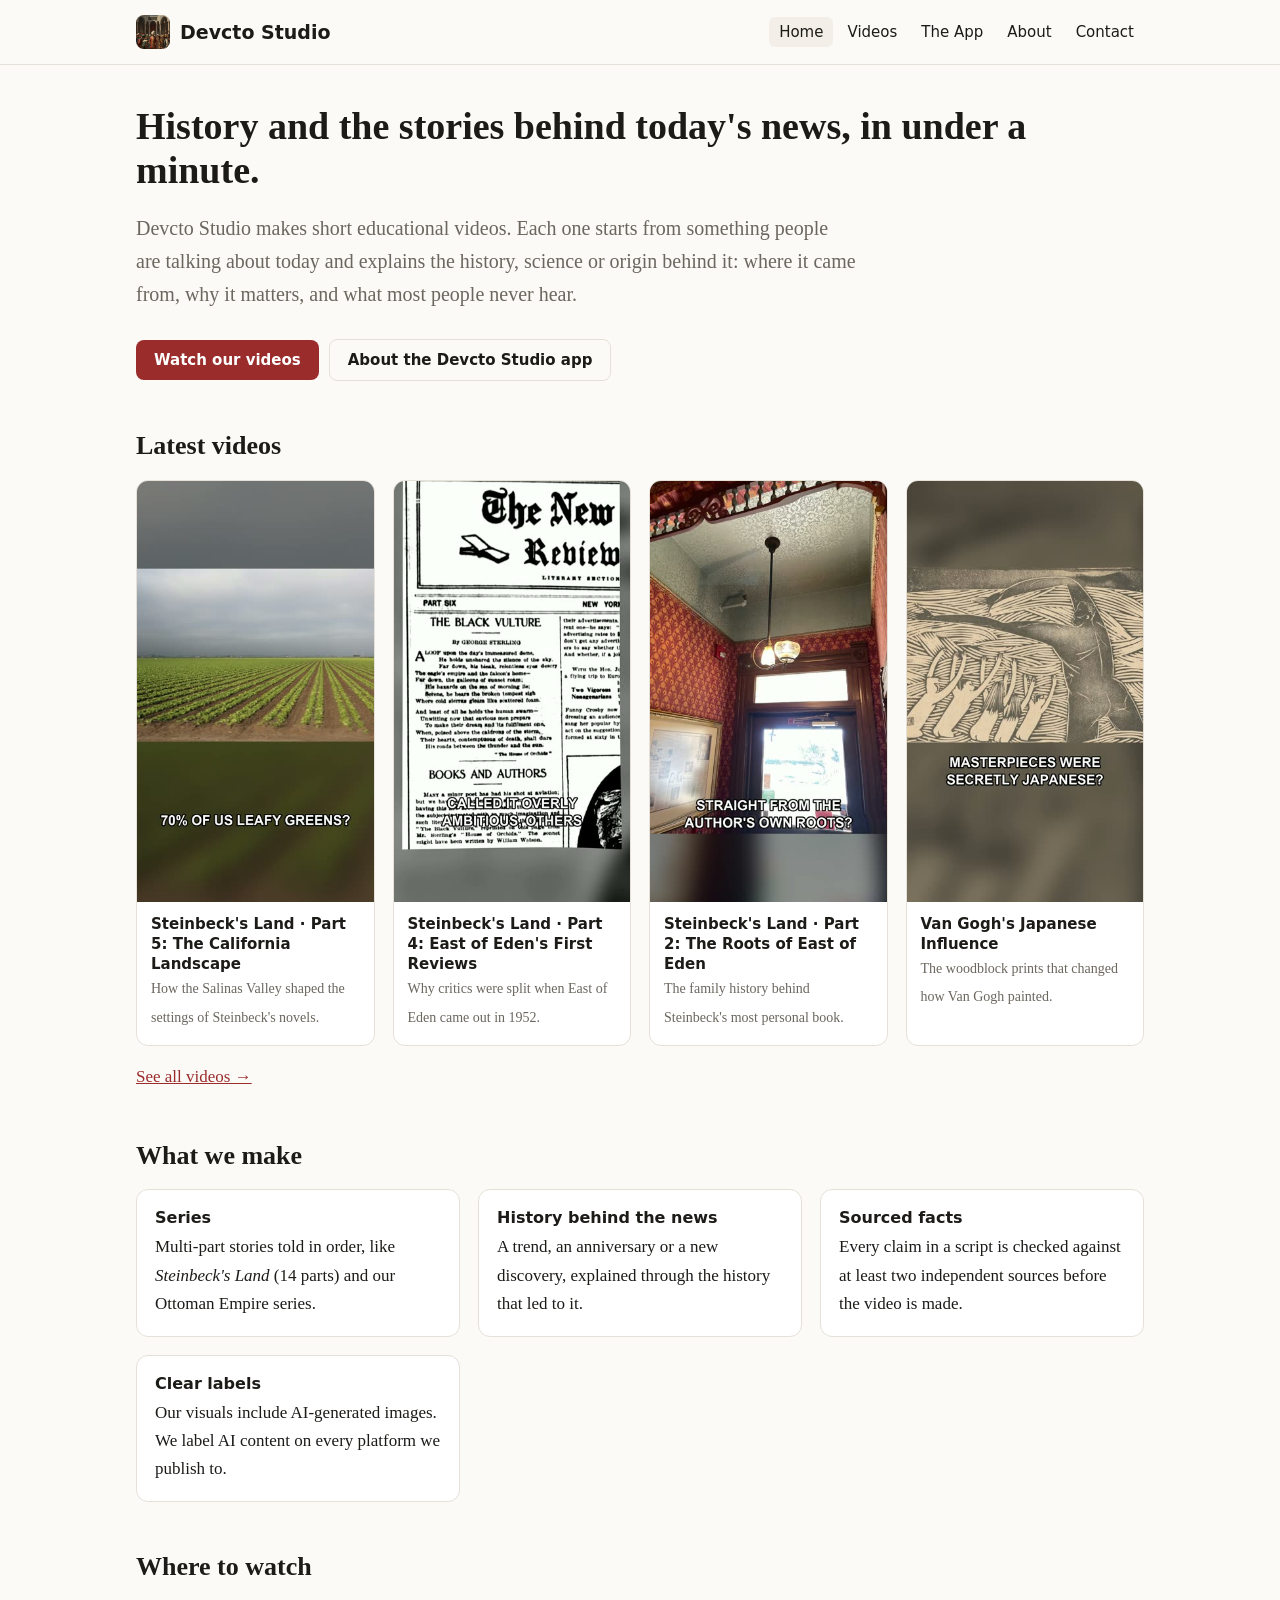
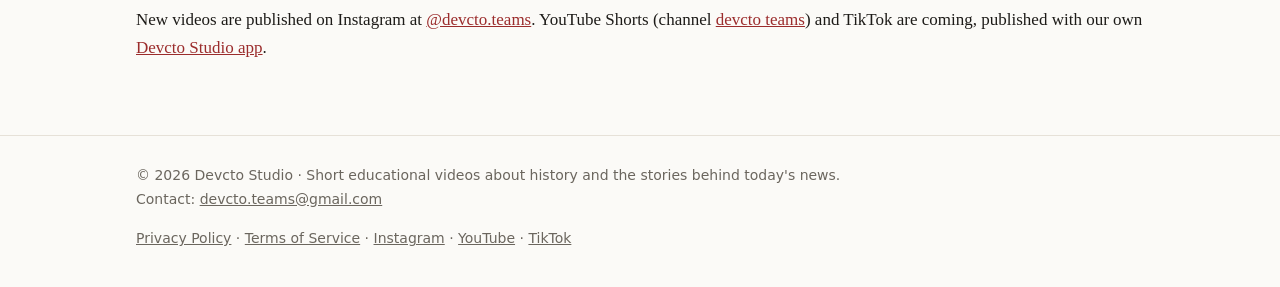
<file: index.html>
<!doctype html>
<html lang="en"><head><meta charset="utf-8"><meta name="viewport" content="width=device-width,initial-scale=1">
<title>Devcto Studio · History behind the news in under a minute</title><meta name="description" content="Short educational videos about history and the stories behind today's news.">
<link rel="stylesheet" href="style.css"><link rel="icon" href="icon.png"></head>
<body>
<header class="site-head"><div class="wrap"><a class="logo" href="index.html"><img src="icon.png" alt="">Devcto Studio</a>
<nav><a href="index.html" class=on>Home</a><a href="videos.html">Videos</a><a href="app.html">The App</a><a href="about.html">About</a><a href="contact.html">Contact</a></nav></div></header>
<main><div class="wrap">

<h1>History and the stories behind today's news, in under a minute.</h1>
<p class="lead">Devcto Studio makes short educational videos. Each one starts from something people are talking about
today and explains the history, science or origin behind it: where it came from, why it matters, and what most people
never hear.</p>
<a class="btn" href="videos.html">Watch our videos</a><a class="btn ghost" href="app.html">About the Devcto Studio app</a>

<h2>Latest videos</h2>
<div class="grid"><div class="card"><a href="https://www.instagram.com/reel/DeRMbB8lAHB/" target="_blank" rel="noopener"><img src="img/2026-10-09-S1.jpg" alt="" loading="lazy"><div class="t"><b>Steinbeck's Land · Part 5: The California Landscape</b><span>How the Salinas Valley shaped the settings of Steinbeck's novels.</span></div></a></div><div class="card"><a href="https://www.instagram.com/reel/DePKTs5DAkZ/" target="_blank" rel="noopener"><img src="img/2026-10-08-S2.jpg" alt="" loading="lazy"><div class="t"><b>Steinbeck's Land · Part 4: East of Eden's First Reviews</b><span>Why critics were split when East of Eden came out in 1952.</span></div></a></div><div class="card"><a href="https://www.instagram.com/reel/DeMeJN1EvS9/" target="_blank" rel="noopener"><img src="img/2026-10-07-S2.jpg" alt="" loading="lazy"><div class="t"><b>Steinbeck's Land · Part 2: The Roots of East of Eden</b><span>The family history behind Steinbeck's most personal book.</span></div></a></div><div class="card"><a href="https://www.instagram.com/reel/DeJd1I7D_xp/" target="_blank" rel="noopener"><img src="img/2026-10-06-S1.jpg" alt="" loading="lazy"><div class="t"><b>Van Gogh's Japanese Influence</b><span>The woodblock prints that changed how Van Gogh painted.</span></div></a></div></div>
<p><a href="videos.html">See all videos →</a></p>

<h2>What we make</h2>
<div class="feat">
<div><b>Series</b>Multi-part stories told in order, like <em>Steinbeck's Land</em> (14 parts) and our Ottoman Empire series.</div>
<div><b>History behind the news</b>A trend, an anniversary or a new discovery, explained through the history that led to it.</div>
<div><b>Sourced facts</b>Every claim in a script is checked against at least two independent sources before the video is made.</div>
<div><b>Clear labels</b>Our visuals include AI-generated images. We label AI content on every platform we publish to.</div>
</div>

<h2>Where to watch</h2>
<p>New videos are published on Instagram at <a href="https://www.instagram.com/devcto.teams/">@devcto.teams</a>. YouTube Shorts (channel
<a href="https://www.youtube.com/channel/UCLIt8TrxJldDIqvrP09hUlw">devcto teams</a>) and TikTok are coming, published
with our own <a href="app.html">Devcto Studio app</a>.</p>

</div></main>
<footer><div class="wrap">
<div>© 2026 Devcto Studio · Short educational videos about history and the stories behind today's news.<br>
Contact: <a href="mailto:devcto.teams@gmail.com">devcto.teams@gmail.com</a></div>
<div><a href="privacy.html">Privacy Policy</a> · <a href="terms.html">Terms of Service</a> · <a href="https://www.instagram.com/devcto.teams/">Instagram</a> · <a href="https://www.youtube.com/channel/UCLIt8TrxJldDIqvrP09hUlw?sub_confirmation=1">YouTube</a> · <a href="https://www.tiktok.com/@devcto.teams">TikTok</a></div>
</div></footer>
</body></html>
</file>
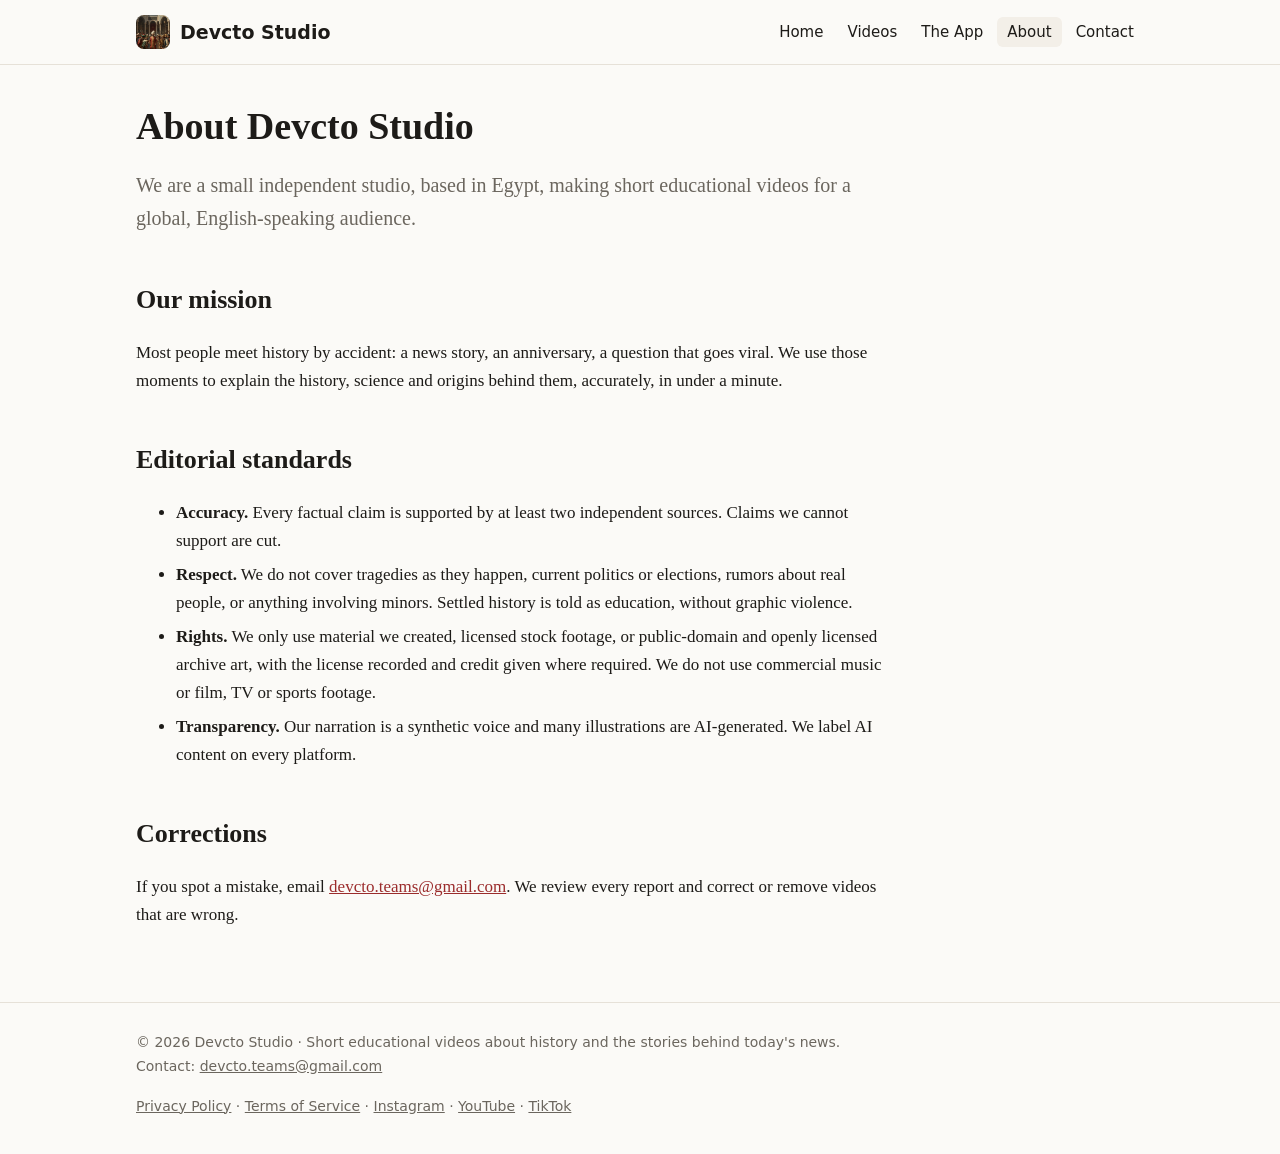
<file: about.html>
<!doctype html>
<html lang="en"><head><meta charset="utf-8"><meta name="viewport" content="width=device-width,initial-scale=1">
<title>About · Devcto Studio</title><meta name="description" content="Who we are and our editorial standards.">
<link rel="stylesheet" href="style.css"><link rel="icon" href="icon.png"></head>
<body>
<header class="site-head"><div class="wrap"><a class="logo" href="index.html"><img src="icon.png" alt="">Devcto Studio</a>
<nav><a href="index.html">Home</a><a href="videos.html">Videos</a><a href="app.html">The App</a><a href="about.html" class=on>About</a><a href="contact.html">Contact</a></nav></div></header>
<main><div class="wrap">

<h1>About Devcto Studio</h1>
<div class="prose">
<p class="lead">We are a small independent studio, based in Egypt, making short educational videos for a global,
English-speaking audience.</p>
<h2>Our mission</h2>
<p>Most people meet history by accident: a news story, an anniversary, a question that goes viral. We use those
moments to explain the history, science and origins behind them, accurately, in under a minute.</p>
<h2>Editorial standards</h2>
<ul>
<li><b>Accuracy.</b> Every factual claim is supported by at least two independent sources. Claims we cannot support are cut.</li>
<li><b>Respect.</b> We do not cover tragedies as they happen, current politics or elections, rumors about real people,
or anything involving minors. Settled history is told as education, without graphic violence.</li>
<li><b>Rights.</b> We only use material we created, licensed stock footage, or public-domain and openly licensed
archive art, with the license recorded and credit given where required. We do not use commercial music or film,
TV or sports footage.</li>
<li><b>Transparency.</b> Our narration is a synthetic voice and many illustrations are AI-generated. We label AI
content on every platform.</li>
</ul>
<h2>Corrections</h2>
<p>If you spot a mistake, email <a href="mailto:devcto.teams@gmail.com">devcto.teams@gmail.com</a>. We review every report and correct or remove
videos that are wrong.</p>
</div>

</div></main>
<footer><div class="wrap">
<div>© 2026 Devcto Studio · Short educational videos about history and the stories behind today's news.<br>
Contact: <a href="mailto:devcto.teams@gmail.com">devcto.teams@gmail.com</a></div>
<div><a href="privacy.html">Privacy Policy</a> · <a href="terms.html">Terms of Service</a> · <a href="https://www.instagram.com/devcto.teams/">Instagram</a> · <a href="https://www.youtube.com/channel/UCLIt8TrxJldDIqvrP09hUlw?sub_confirmation=1">YouTube</a> · <a href="https://www.tiktok.com/@devcto.teams">TikTok</a></div>
</div></footer>
</body></html>
</file>
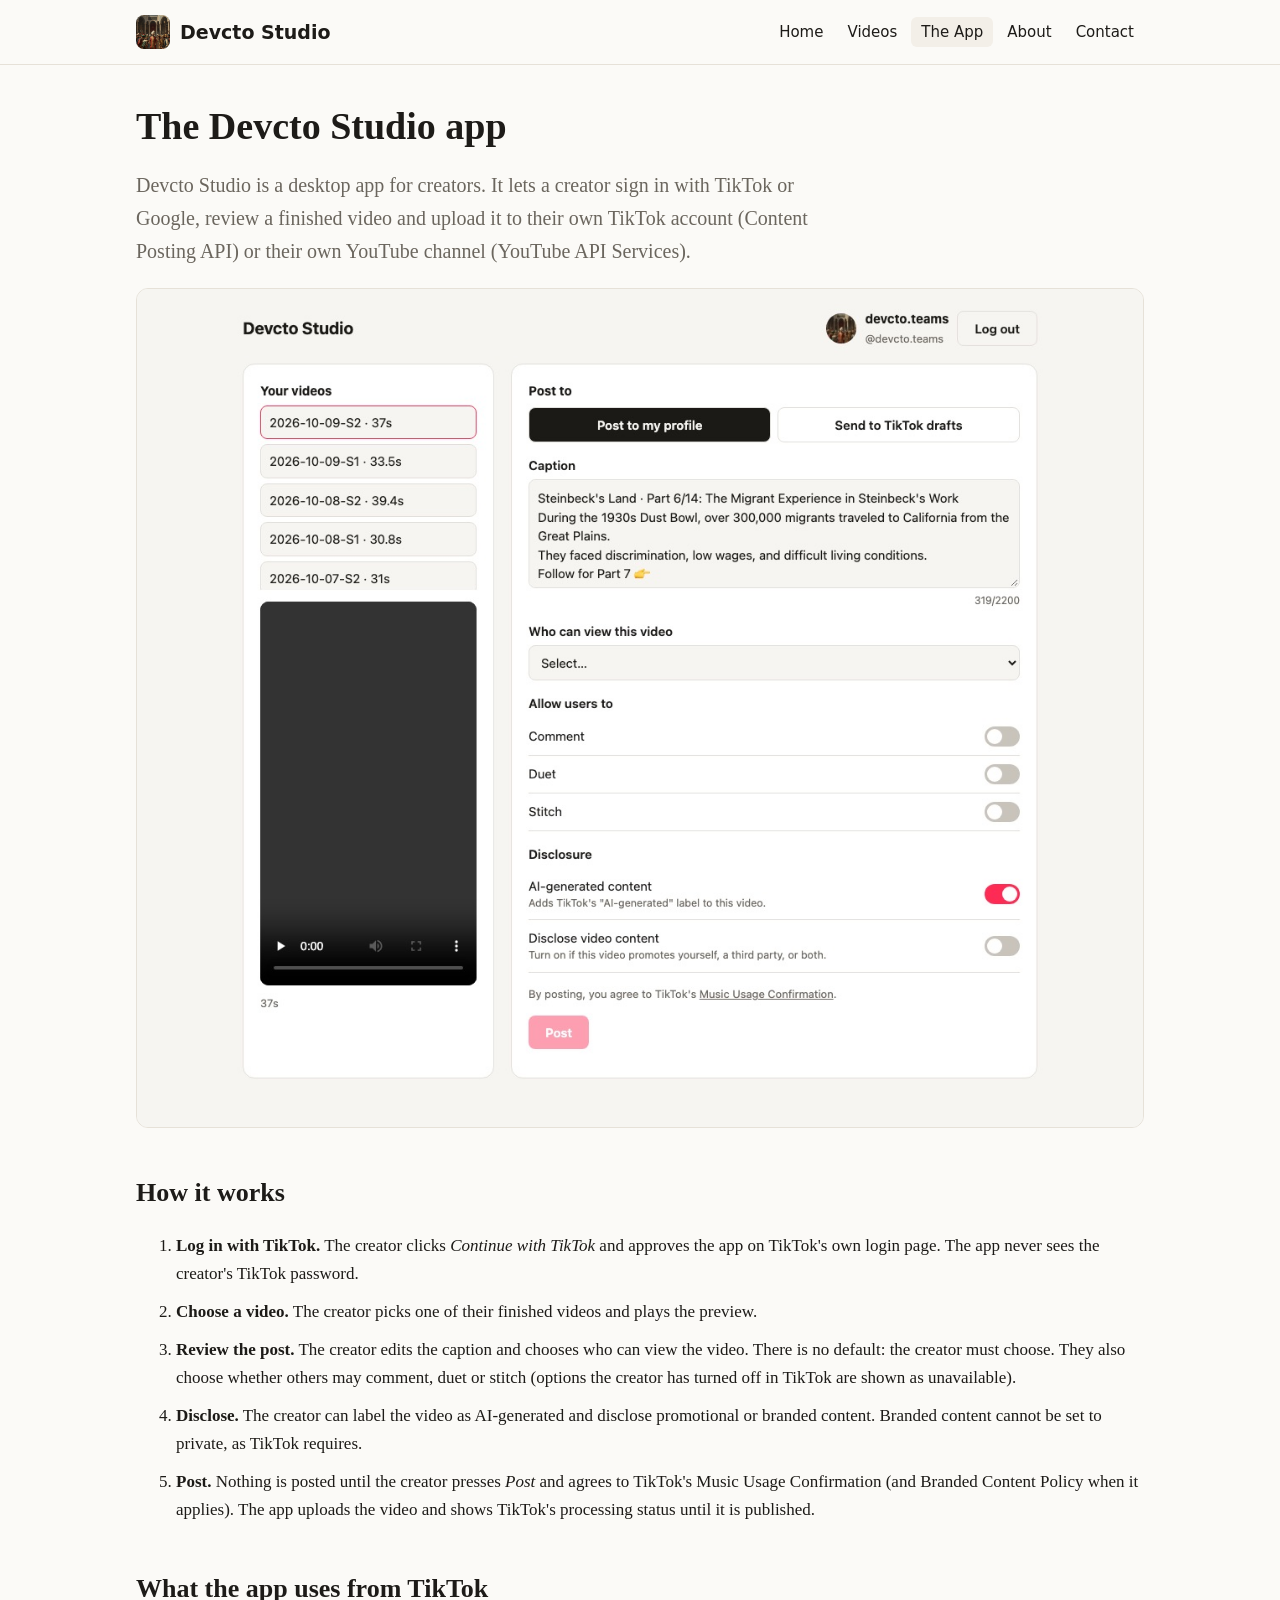
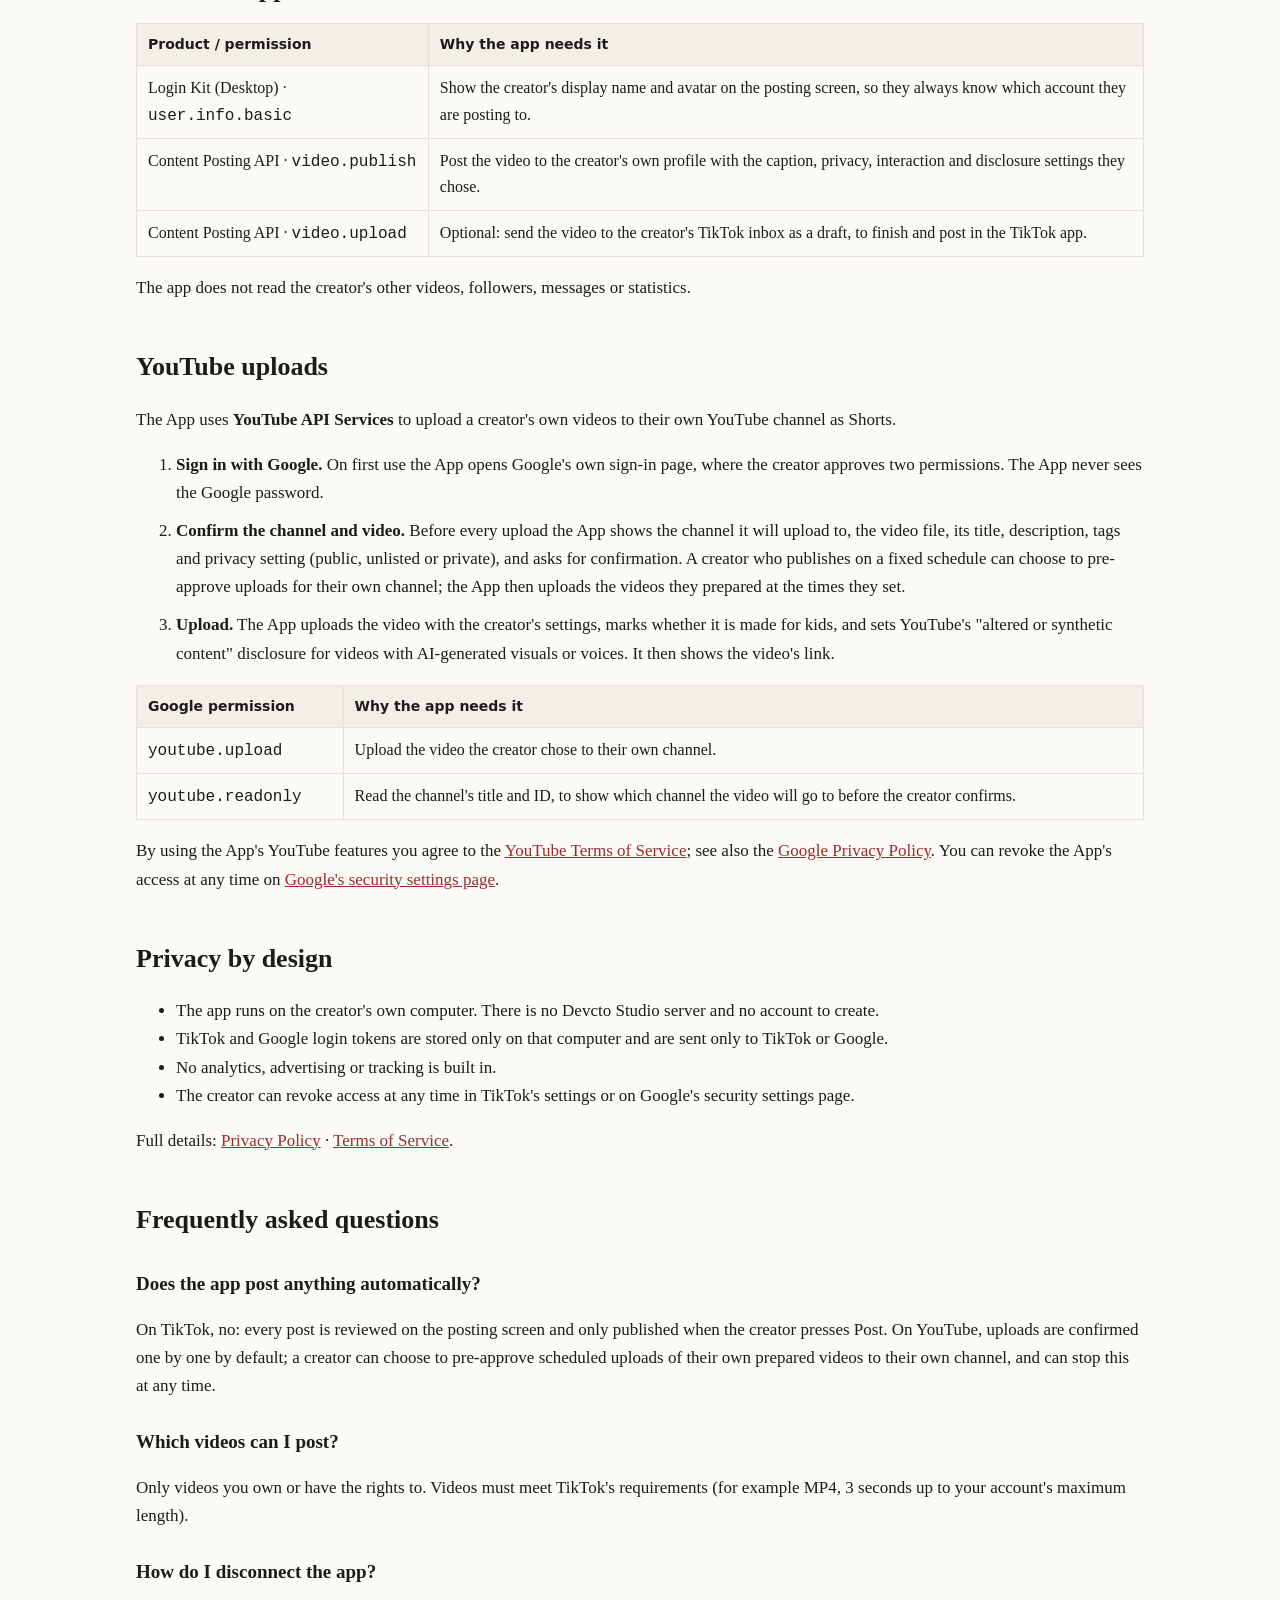
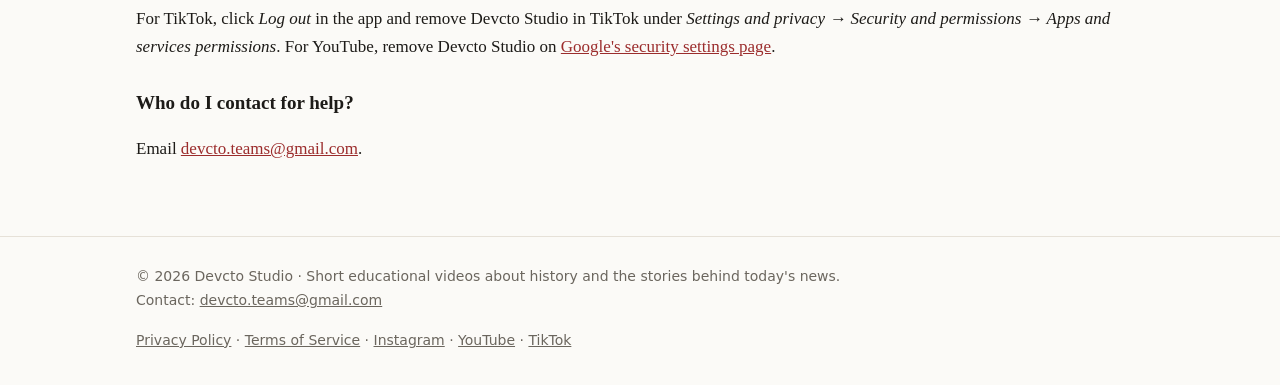
<file: app.html>
<!doctype html>
<html lang="en"><head><meta charset="utf-8"><meta name="viewport" content="width=device-width,initial-scale=1">
<title>The Devcto Studio app</title><meta name="description" content="A desktop app for creators to review and upload their own videos to TikTok and YouTube.">
<link rel="stylesheet" href="style.css"><link rel="icon" href="icon.png"></head>
<body>
<header class="site-head"><div class="wrap"><a class="logo" href="index.html"><img src="icon.png" alt="">Devcto Studio</a>
<nav><a href="index.html">Home</a><a href="videos.html">Videos</a><a href="app.html" class=on>The App</a><a href="about.html">About</a><a href="contact.html">Contact</a></nav></div></header>
<main><div class="wrap">

<h1>The Devcto Studio app</h1>
<p class="lead">Devcto Studio is a desktop app for creators. It lets a creator sign in with TikTok or Google, review a
finished video and upload it to their own TikTok account (Content Posting API) or their own YouTube channel (YouTube
API Services).</p>
<img class="shot" src="img/app-posting-screen.jpg" alt="The Devcto Studio posting screen: a list of the creator's videos with a preview on the left, and caption, privacy, interaction and disclosure settings on the right">

<h2>How it works</h2>
<ol class="steps">
<li><b>Log in with TikTok.</b> The creator clicks <em>Continue with TikTok</em> and approves the app on TikTok's own
login page. The app never sees the creator's TikTok password.</li>
<li><b>Choose a video.</b> The creator picks one of their finished videos and plays the preview.</li>
<li><b>Review the post.</b> The creator edits the caption and chooses who can view the video. There is no default:
the creator must choose. They also choose whether others may comment, duet or stitch (options the creator has turned
off in TikTok are shown as unavailable).</li>
<li><b>Disclose.</b> The creator can label the video as AI-generated and disclose promotional or branded content.
Branded content cannot be set to private, as TikTok requires.</li>
<li><b>Post.</b> Nothing is posted until the creator presses <em>Post</em> and agrees to TikTok's Music Usage
Confirmation (and Branded Content Policy when it applies). The app uploads the video and shows TikTok's processing
status until it is published.</li>
</ol>

<h2>What the app uses from TikTok</h2>
<table>
<tr><th>Product / permission</th><th>Why the app needs it</th></tr>
<tr><td>Login Kit (Desktop) · <code>user.info.basic</code></td><td>Show the creator's display name and avatar on the
posting screen, so they always know which account they are posting to.</td></tr>
<tr><td>Content Posting API · <code>video.publish</code></td><td>Post the video to the creator's own profile with the
caption, privacy, interaction and disclosure settings they chose.</td></tr>
<tr><td>Content Posting API · <code>video.upload</code></td><td>Optional: send the video to the creator's TikTok inbox
as a draft, to finish and post in the TikTok app.</td></tr>
</table>
<p>The app does not read the creator's other videos, followers, messages or statistics.</p>

<h2>YouTube uploads</h2>
<p>The App uses <b>YouTube API Services</b> to upload a creator's own videos to their own YouTube channel as Shorts.</p>
<ol class="steps">
<li><b>Sign in with Google.</b> On first use the App opens Google's own sign-in page, where the creator approves two
permissions. The App never sees the Google password.</li>
<li><b>Confirm the channel and video.</b> Before every upload the App shows the channel it will upload to, the video
file, its title, description, tags and privacy setting (public, unlisted or private), and asks for confirmation.
A creator who publishes on a fixed schedule can choose to pre-approve uploads for their own channel; the App then
uploads the videos they prepared at the times they set.</li>
<li><b>Upload.</b> The App uploads the video with the creator's settings, marks whether it is made for kids, and sets
YouTube's "altered or synthetic content" disclosure for videos with AI-generated visuals or voices. It then shows the
video's link.</li>
</ol>
<table>
<tr><th>Google permission</th><th>Why the app needs it</th></tr>
<tr><td><code>youtube.upload</code></td><td>Upload the video the creator chose to their own channel.</td></tr>
<tr><td><code>youtube.readonly</code></td><td>Read the channel's title and ID, to show which channel the video will go to
before the creator confirms.</td></tr>
</table>
<p>By using the App's YouTube features you agree to the <a href="https://www.youtube.com/t/terms">YouTube Terms of
Service</a>; see also the <a href="https://policies.google.com/privacy">Google Privacy Policy</a>. You can revoke the
App's access at any time on <a href="https://myaccount.google.com/permissions">Google's security settings page</a>.</p>

<h2>Privacy by design</h2>
<ul>
<li>The app runs on the creator's own computer. There is no Devcto Studio server and no account to create.</li>
<li>TikTok and Google login tokens are stored only on that computer and are sent only to TikTok or Google.</li>
<li>No analytics, advertising or tracking is built in.</li>
<li>The creator can revoke access at any time in TikTok's settings or on Google's security settings page.</li>
</ul>
<p>Full details: <a href="privacy.html">Privacy Policy</a> · <a href="terms.html">Terms of Service</a>.</p>

<h2>Frequently asked questions</h2>
<h3>Does the app post anything automatically?</h3>
<p>On TikTok, no: every post is reviewed on the posting screen and only published when the creator presses Post.
On YouTube, uploads are confirmed one by one by default; a creator can choose to pre-approve scheduled uploads of
their own prepared videos to their own channel, and can stop this at any time.</p>
<h3>Which videos can I post?</h3>
<p>Only videos you own or have the rights to. Videos must meet TikTok's requirements (for example MP4, 3 seconds up to
your account's maximum length).</p>
<h3>How do I disconnect the app?</h3>
<p>For TikTok, click <em>Log out</em> in the app and remove Devcto Studio in TikTok under <em>Settings and privacy →
Security and permissions → Apps and services permissions</em>. For YouTube, remove Devcto Studio on
<a href="https://myaccount.google.com/permissions">Google's security settings page</a>.</p>
<h3>Who do I contact for help?</h3>
<p>Email <a href="mailto:devcto.teams@gmail.com">devcto.teams@gmail.com</a>.</p>

</div></main>
<footer><div class="wrap">
<div>© 2026 Devcto Studio · Short educational videos about history and the stories behind today's news.<br>
Contact: <a href="mailto:devcto.teams@gmail.com">devcto.teams@gmail.com</a></div>
<div><a href="privacy.html">Privacy Policy</a> · <a href="terms.html">Terms of Service</a> · <a href="https://www.instagram.com/devcto.teams/">Instagram</a> · <a href="https://www.youtube.com/channel/UCLIt8TrxJldDIqvrP09hUlw?sub_confirmation=1">YouTube</a> · <a href="https://www.tiktok.com/@devcto.teams">TikTok</a></div>
</div></footer>
</body></html>
</file>
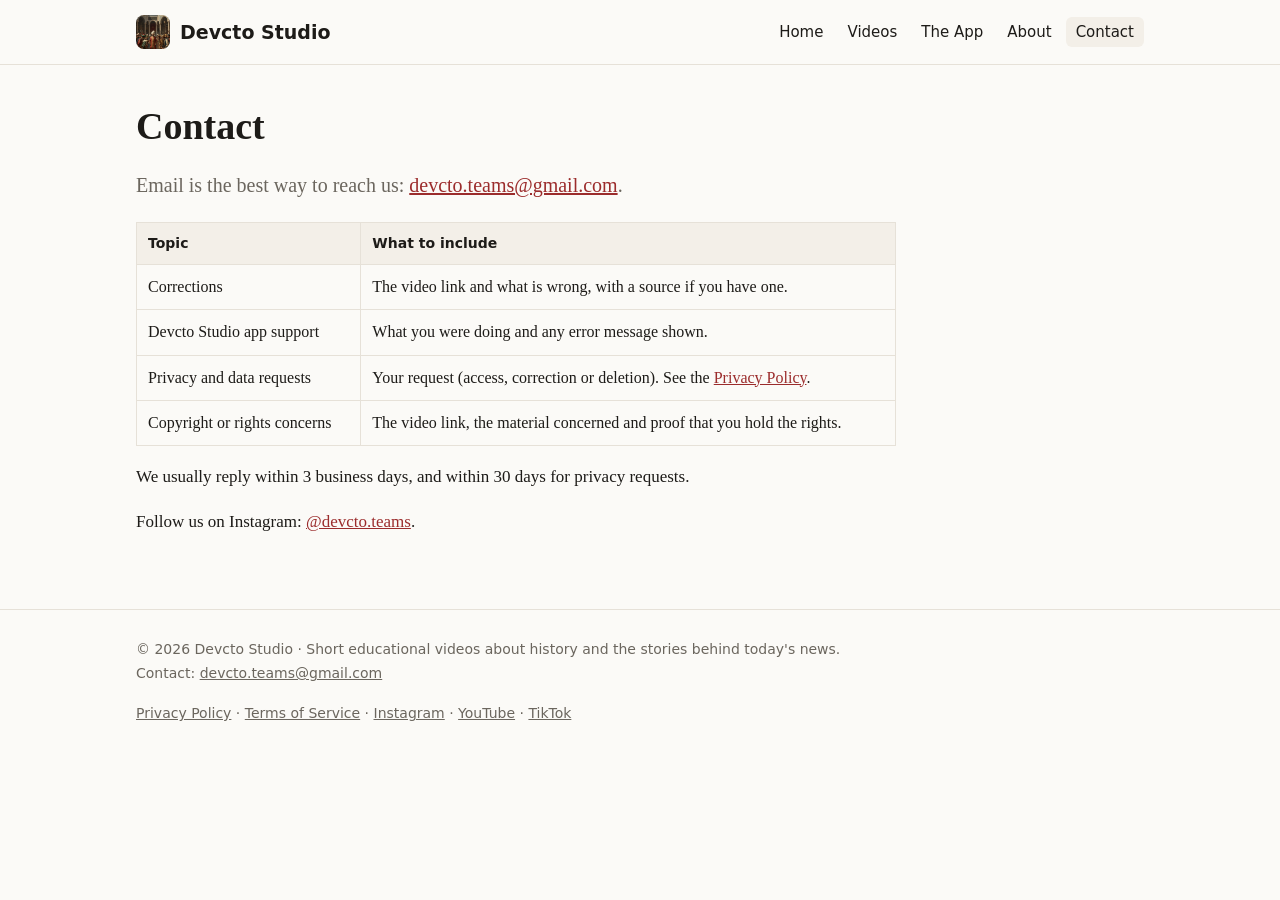
<file: contact.html>
<!doctype html>
<html lang="en"><head><meta charset="utf-8"><meta name="viewport" content="width=device-width,initial-scale=1">
<title>Contact · Devcto Studio</title><meta name="description" content="How to reach Devcto Studio.">
<link rel="stylesheet" href="style.css"><link rel="icon" href="icon.png"></head>
<body>
<header class="site-head"><div class="wrap"><a class="logo" href="index.html"><img src="icon.png" alt="">Devcto Studio</a>
<nav><a href="index.html">Home</a><a href="videos.html">Videos</a><a href="app.html">The App</a><a href="about.html">About</a><a href="contact.html" class=on>Contact</a></nav></div></header>
<main><div class="wrap">

<h1>Contact</h1>
<div class="prose">
<p class="lead">Email is the best way to reach us: <a href="mailto:devcto.teams@gmail.com">devcto.teams@gmail.com</a>.</p>
<table>
<tr><th>Topic</th><th>What to include</th></tr>
<tr><td>Corrections</td><td>The video link and what is wrong, with a source if you have one.</td></tr>
<tr><td>Devcto Studio app support</td><td>What you were doing and any error message shown.</td></tr>
<tr><td>Privacy and data requests</td><td>Your request (access, correction or deletion). See the <a href="privacy.html">Privacy Policy</a>.</td></tr>
<tr><td>Copyright or rights concerns</td><td>The video link, the material concerned and proof that you hold the rights.</td></tr>
</table>
<p>We usually reply within 3 business days, and within 30 days for privacy requests.</p>
<p>Follow us on Instagram: <a href="https://www.instagram.com/devcto.teams/">@devcto.teams</a>.</p>
</div>

</div></main>
<footer><div class="wrap">
<div>© 2026 Devcto Studio · Short educational videos about history and the stories behind today's news.<br>
Contact: <a href="mailto:devcto.teams@gmail.com">devcto.teams@gmail.com</a></div>
<div><a href="privacy.html">Privacy Policy</a> · <a href="terms.html">Terms of Service</a> · <a href="https://www.instagram.com/devcto.teams/">Instagram</a> · <a href="https://www.youtube.com/channel/UCLIt8TrxJldDIqvrP09hUlw?sub_confirmation=1">YouTube</a> · <a href="https://www.tiktok.com/@devcto.teams">TikTok</a></div>
</div></footer>
</body></html>
</file>
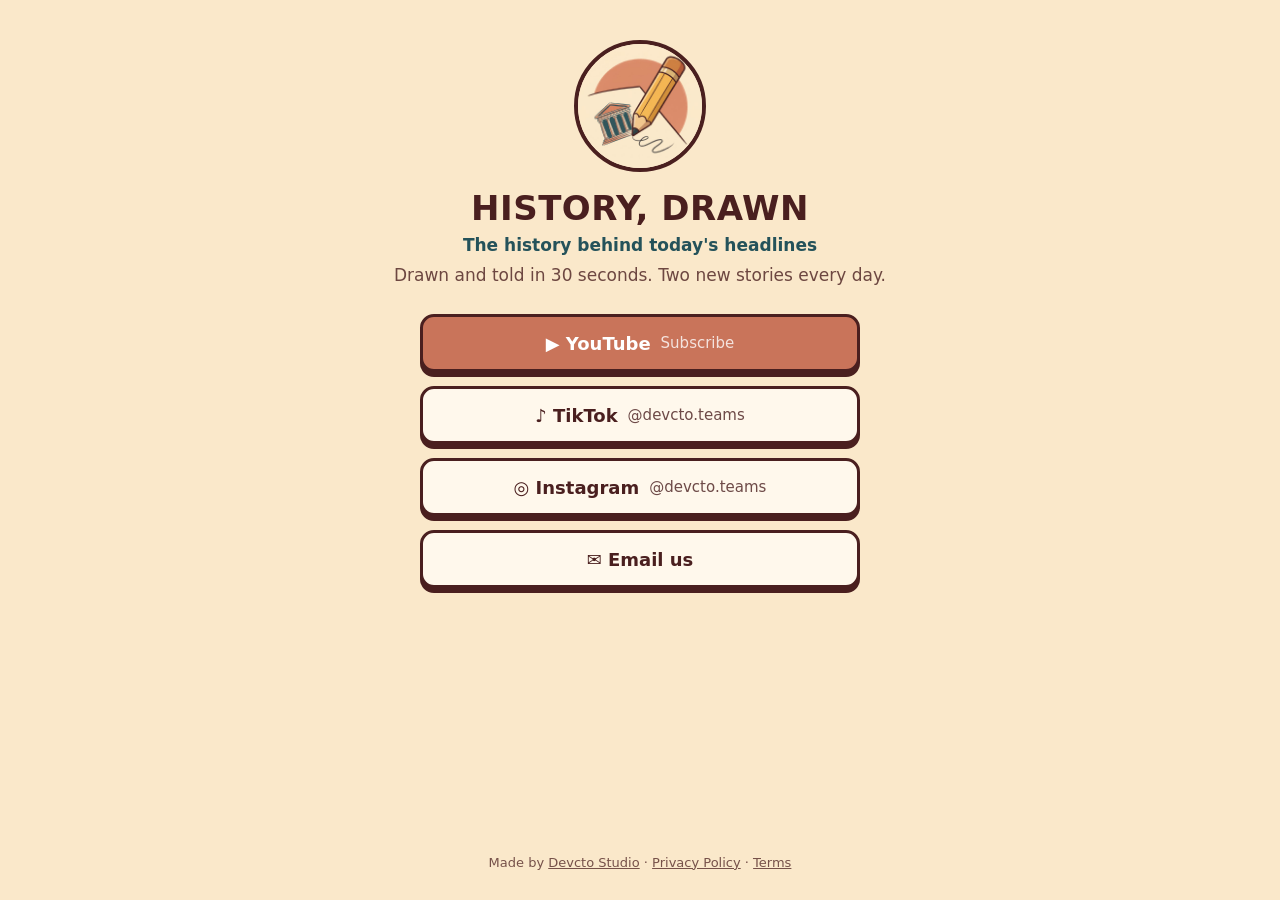
<file: links.html>
<!doctype html>
<html lang="en"><head><meta charset="utf-8"><meta name="viewport" content="width=device-width,initial-scale=1">
<title>History, Drawn · Links</title><meta name="description" content="The history behind today's headlines, drawn and told in 30 seconds.">
<meta property="og:title" content="History, Drawn"><meta property="og:description" content="The history behind today's headlines, drawn and told in 30 seconds.">
<meta property="og:image" content="https://devctoteams-max.github.io/img/history-drawn.jpg">
<link rel="icon" href="img/history-drawn.jpg"><style>:root{--paper:#fae8ca;--ink:#4a1f1f;--teal:#24525a;--clay:#c9745a}
*{box-sizing:border-box}html{-webkit-text-size-adjust:100%}
body{margin:0;min-height:100vh;background:var(--paper);color:var(--ink);font:17px/1.5 system-ui,-apple-system,sans-serif;
display:flex;flex-direction:column;align-items:center;padding:40px 16px 28px}
.me{width:132px;height:132px;border-radius:50%;border:4px solid var(--ink);object-fit:cover}
h1{font:800 34px/1.1 system-ui,sans-serif;letter-spacing:.5px;margin:18px 0 6px;text-align:center;text-transform:uppercase}
.tag{color:var(--teal);font-weight:600;text-align:center;margin:0 0 4px}.sub{text-align:center;margin:0 0 26px;opacity:.8}
.links{width:100%;max-width:440px;display:flex;flex-direction:column;gap:14px}
.links a{display:flex;align-items:center;justify-content:center;gap:10px;min-height:58px;border-radius:14px;border:3px solid var(--ink);
background:#fff8ec;color:var(--ink);font-weight:700;font-size:18px;text-decoration:none;box-shadow:0 5px 0 var(--ink);transition:transform .08s}
.links a:active{transform:translateY(4px);box-shadow:0 1px 0 var(--ink)}.links a.main{background:var(--clay);color:#fff}
.links small{font-weight:500;opacity:.8}
footer{margin-top:auto;padding-top:34px;font-size:13px;text-align:center;opacity:.75}footer a{color:var(--ink)}</style></head>
<body>
<img class="me" src="img/history-drawn.jpg" alt="History, Drawn logo: a pencil drawing a Greek temple">
<h1>History, Drawn</h1>
<p class="tag">The history behind today's headlines</p>
<p class="sub">Drawn and told in 30 seconds. Two new stories every day.</p>
<div class="links">
<a class="main" href="https://www.youtube.com/channel/UCLIt8TrxJldDIqvrP09hUlw?sub_confirmation=1">▶ YouTube <small>Subscribe</small></a>
<a href="https://www.tiktok.com/@devcto.teams">♪ TikTok <small>@devcto.teams</small></a>
<a href="https://www.instagram.com/devcto.teams/">◎ Instagram <small>@devcto.teams</small></a>
<a href="mailto:devcto.teams@gmail.com">✉ Email us</a>
</div>
<footer>Made by <a href="index.html">Devcto Studio</a> · <a href="privacy.html">Privacy Policy</a> · <a href="terms.html">Terms</a></footer>
</body></html>
</file>
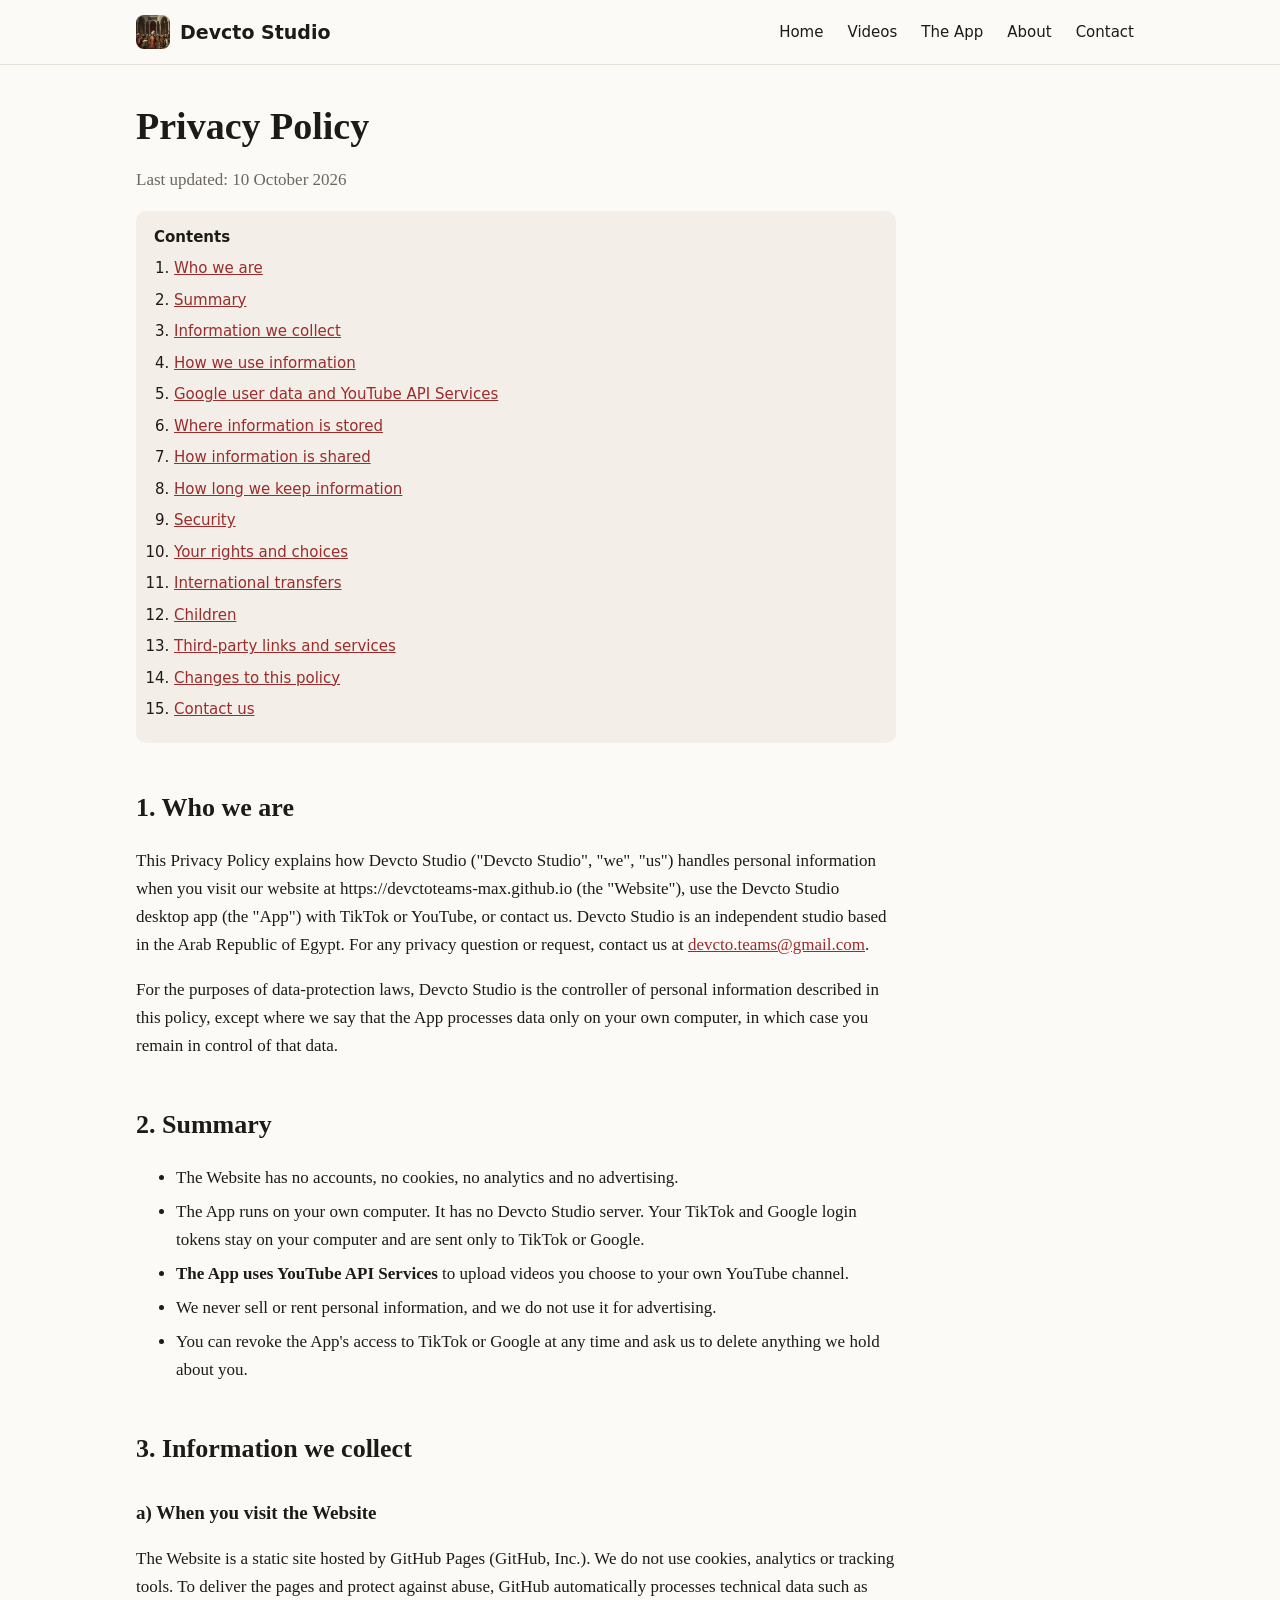
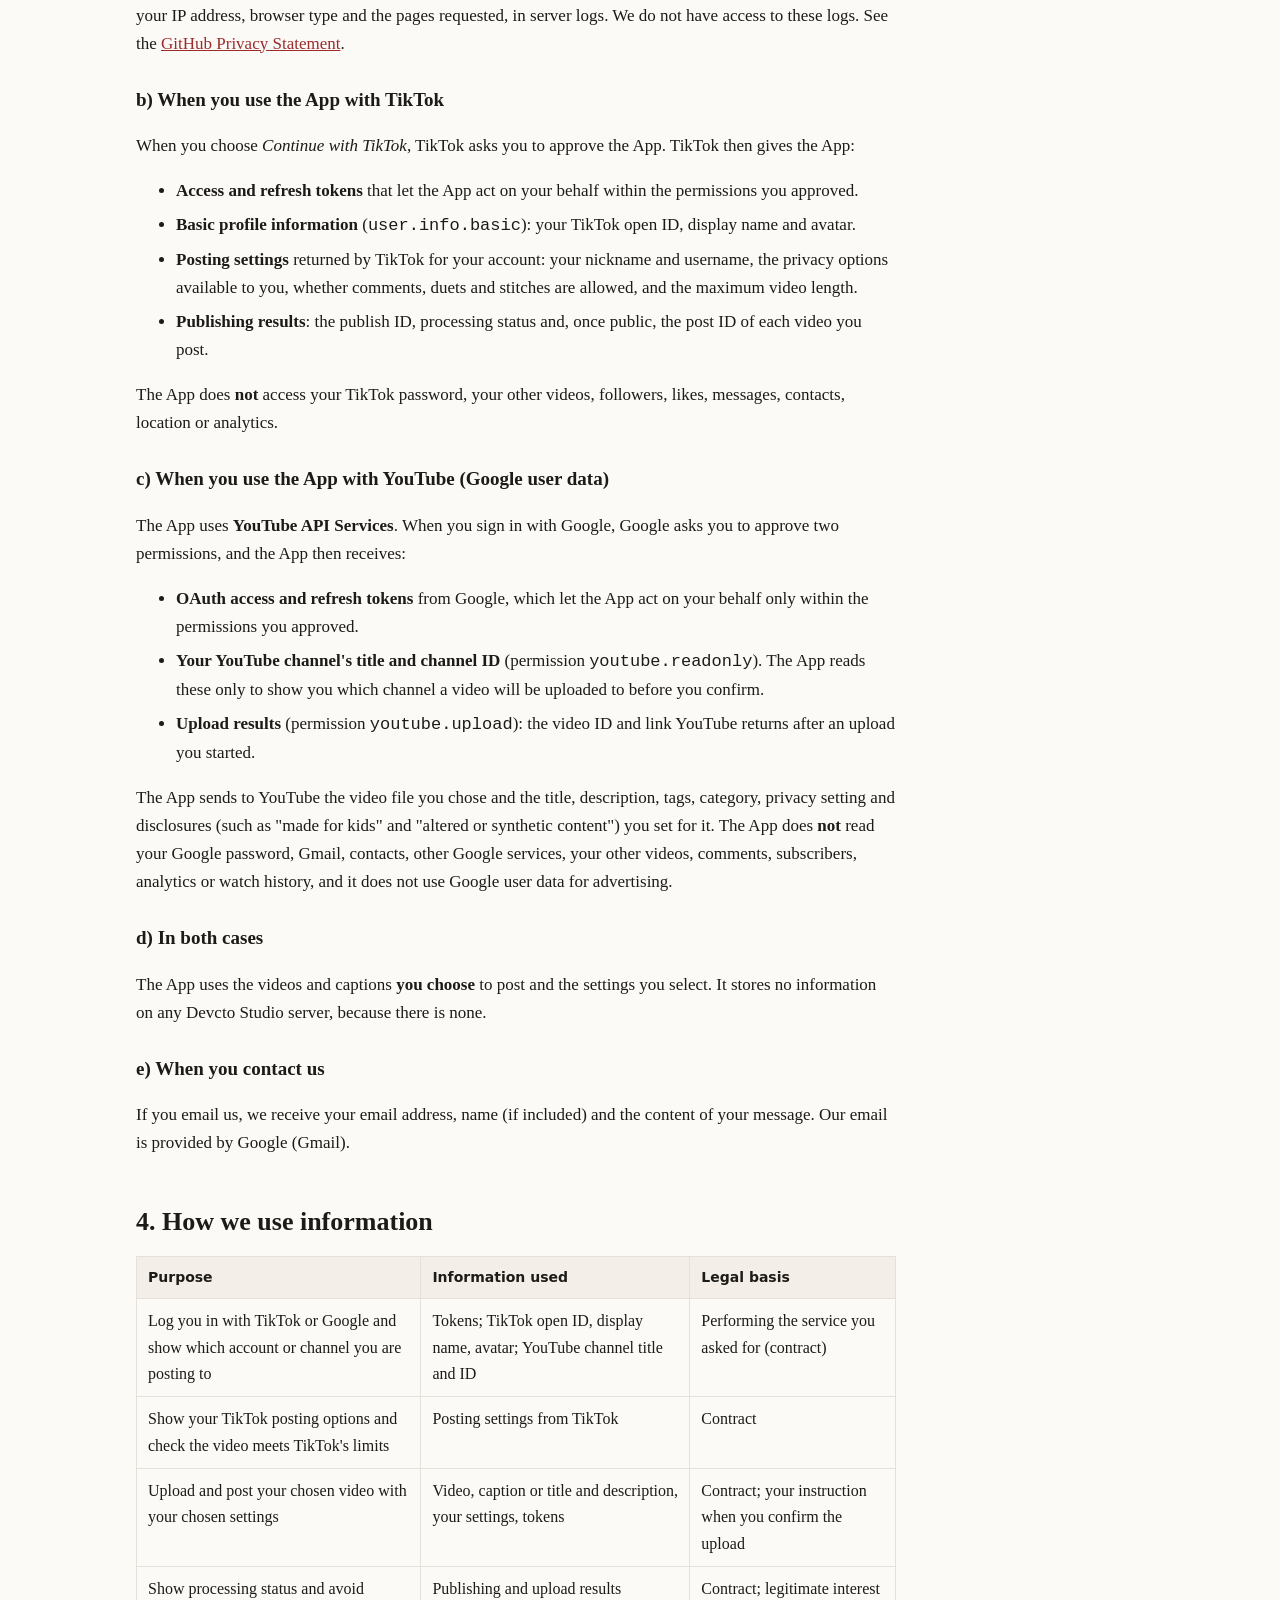
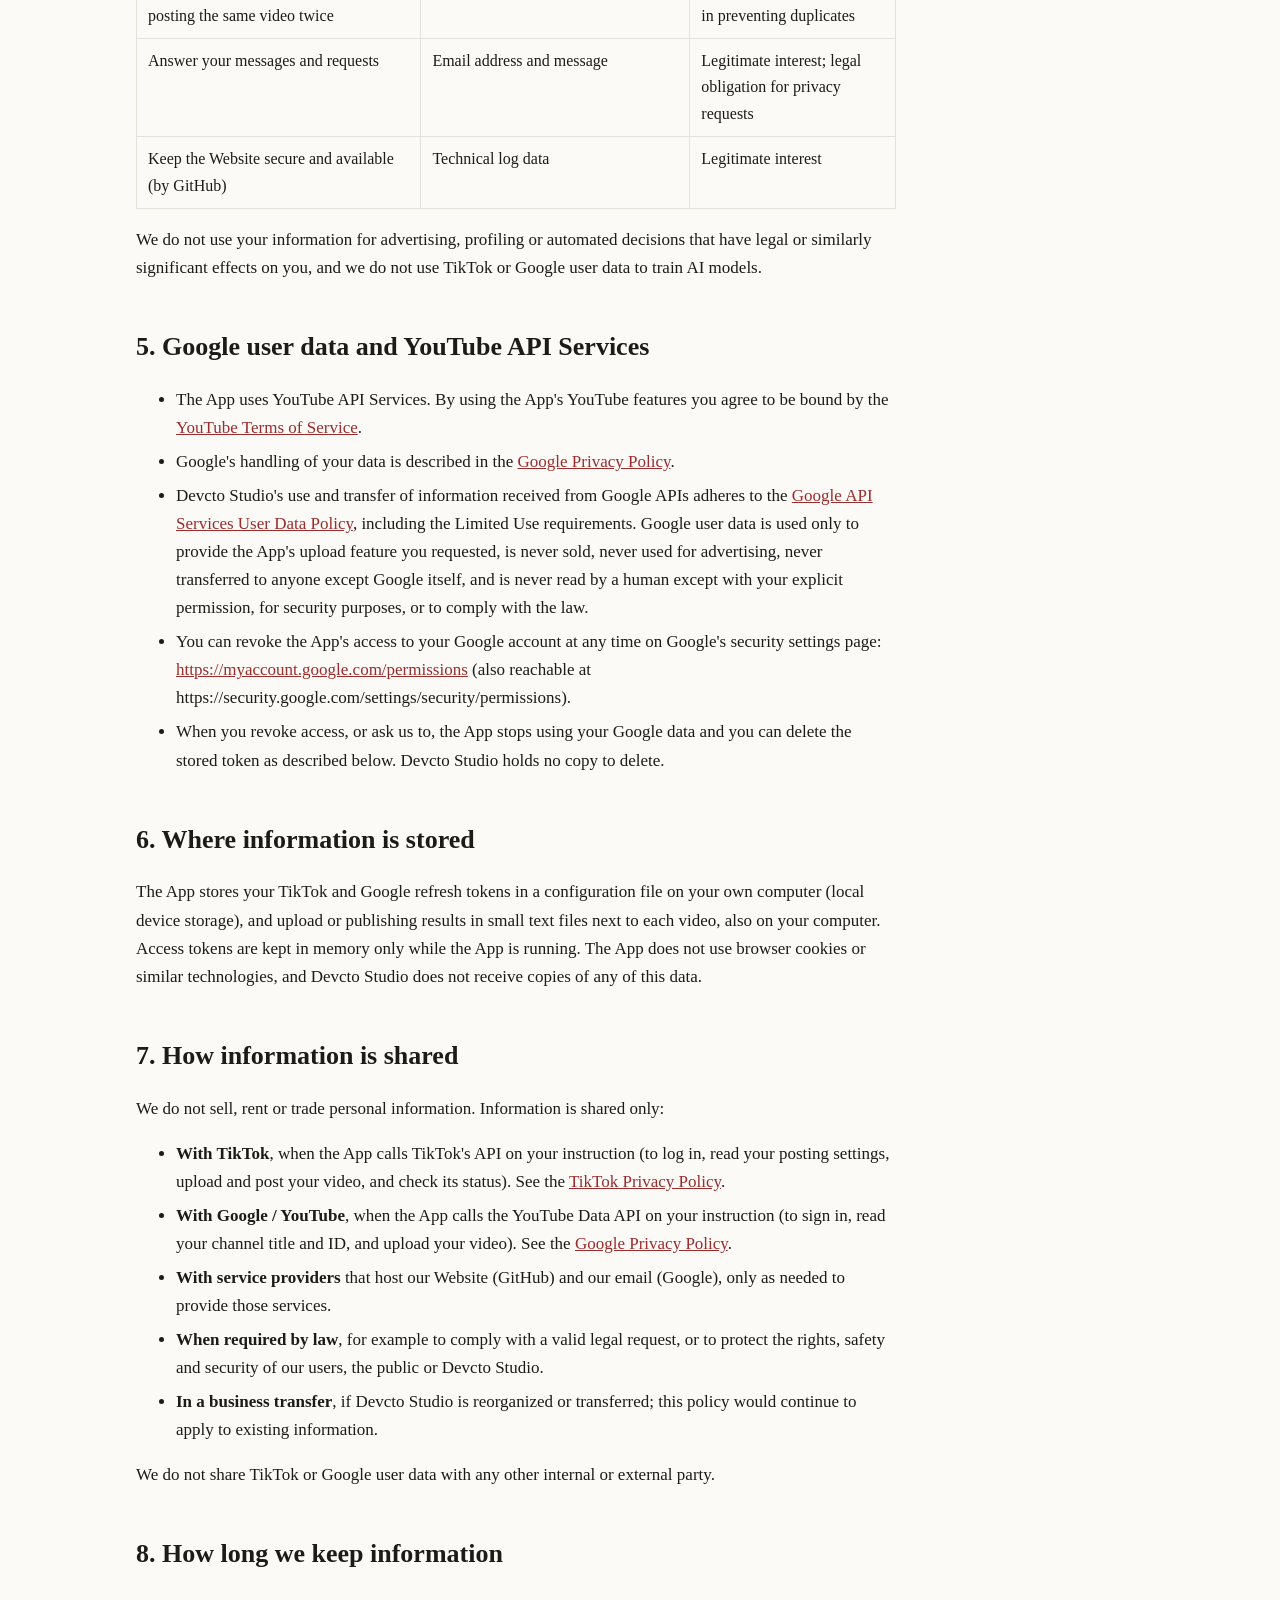
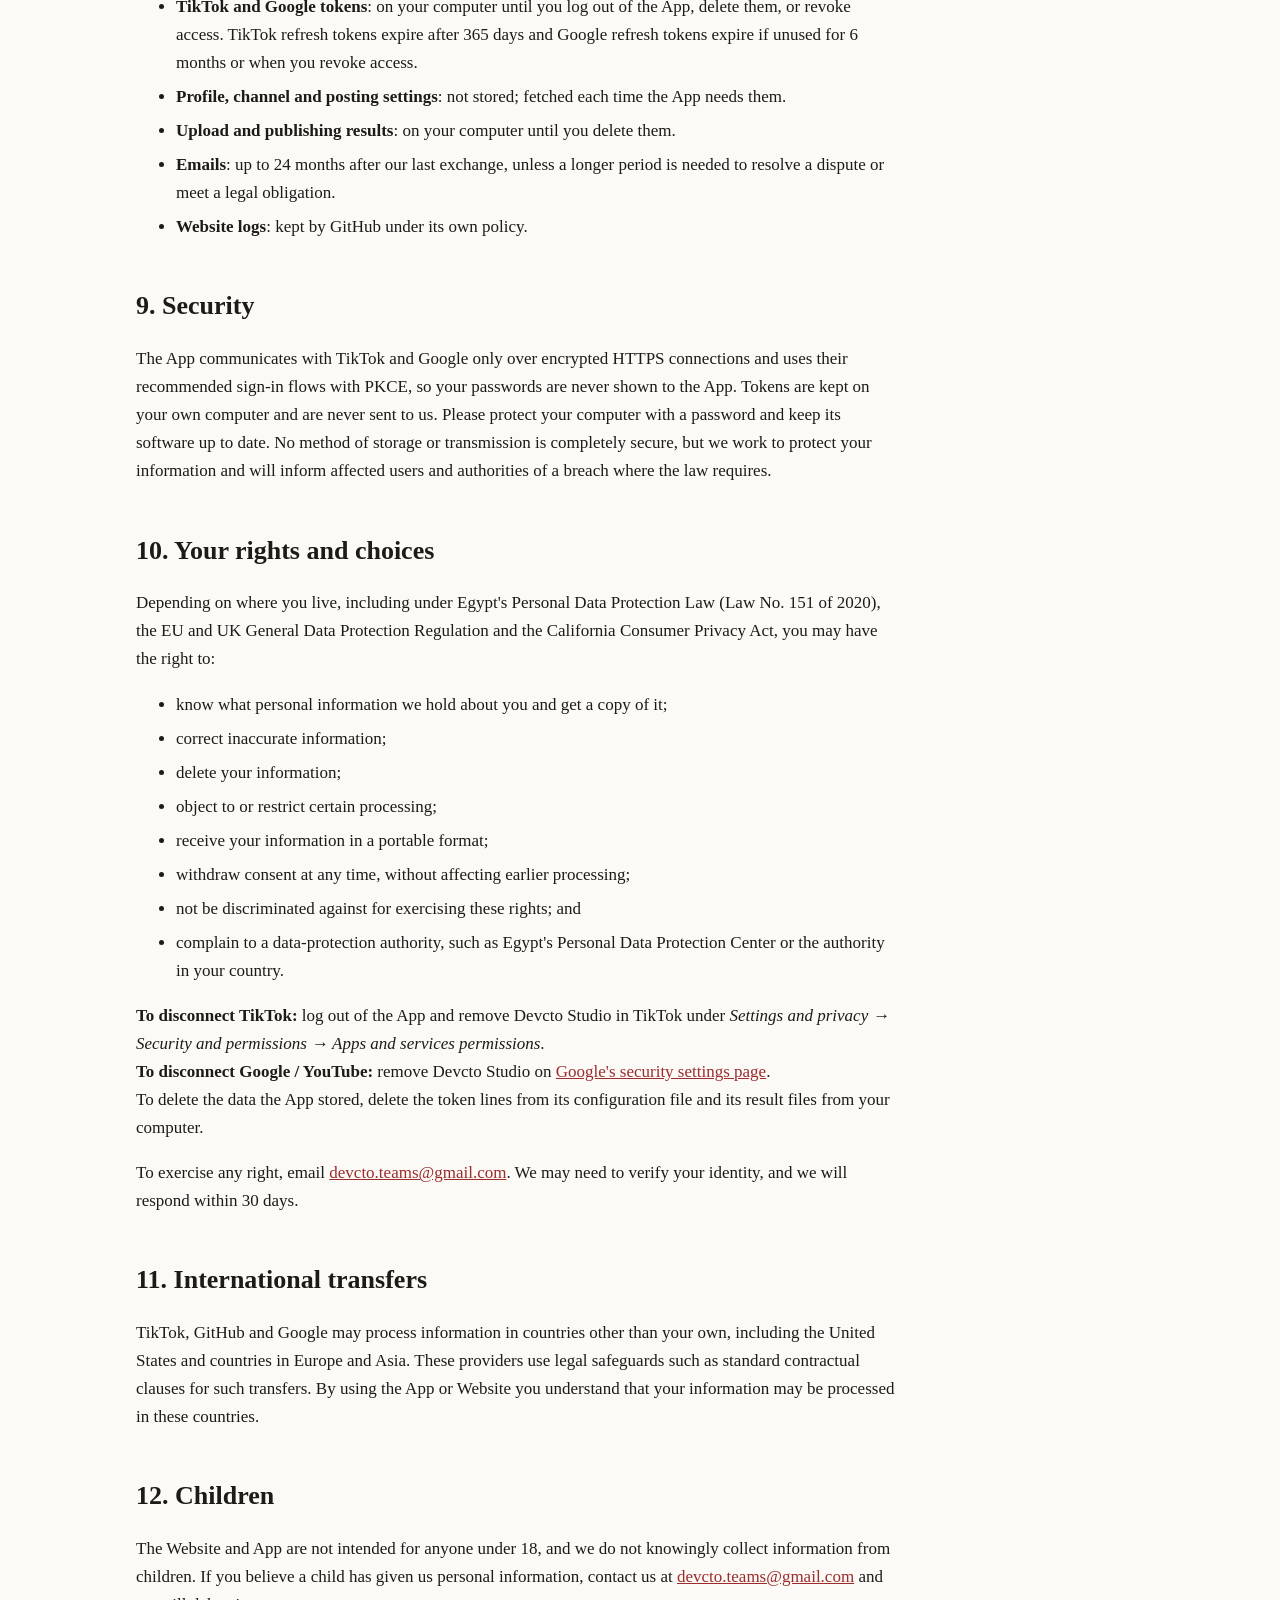
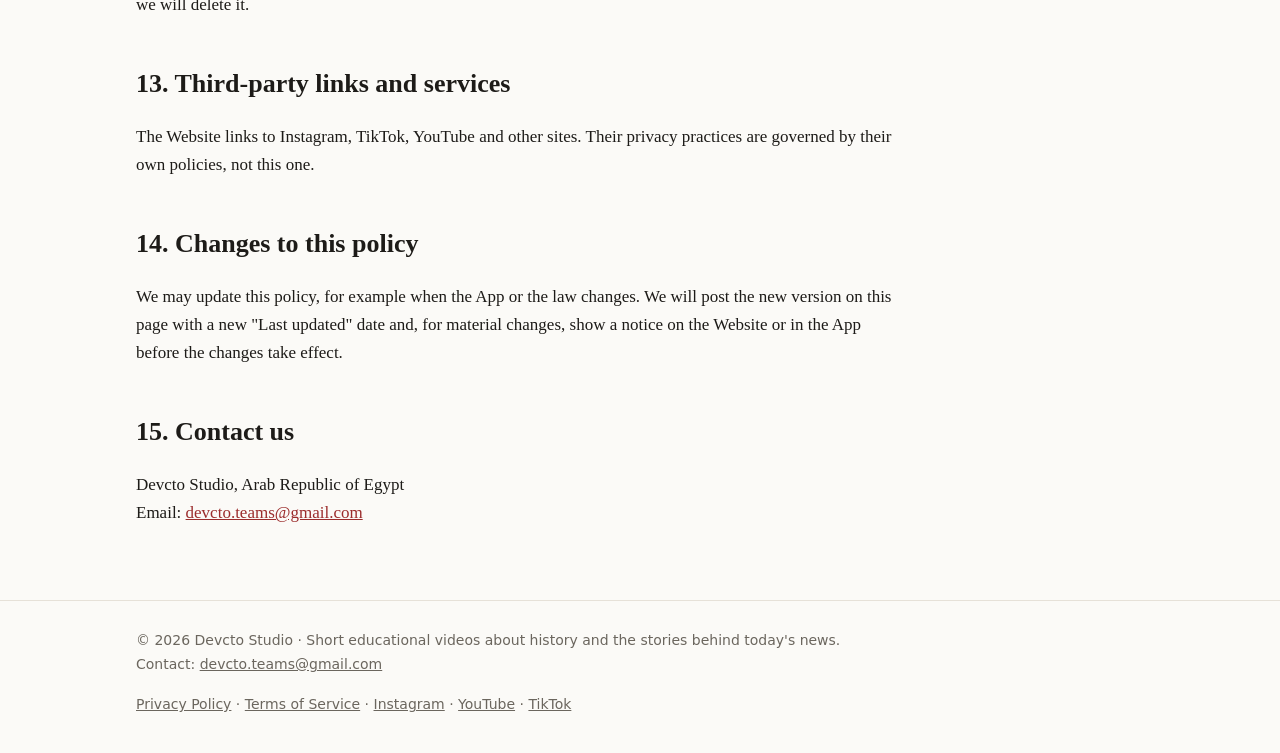
<file: privacy.html>
<!doctype html>
<html lang="en"><head><meta charset="utf-8"><meta name="viewport" content="width=device-width,initial-scale=1">
<title>Privacy Policy · Devcto Studio</title><meta name="description" content="Devcto Studio Privacy Policy.">
<link rel="stylesheet" href="style.css"><link rel="icon" href="icon.png"></head>
<body>
<header class="site-head"><div class="wrap"><a class="logo" href="index.html"><img src="icon.png" alt="">Devcto Studio</a>
<nav><a href="index.html">Home</a><a href="videos.html">Videos</a><a href="app.html">The App</a><a href="about.html">About</a><a href="contact.html">Contact</a></nav></div></header>
<main><div class="wrap">
<div class="prose"><h1>Privacy Policy</h1><p class="muted">Last updated: 10 October 2026</p><div class="toc"><b>Contents</b><ol><li><a href="#s1">Who we are</a></li><li><a href="#s2">Summary</a></li><li><a href="#s3">Information we collect</a></li><li><a href="#s4">How we use information</a></li><li><a href="#s5">Google user data and YouTube API Services</a></li><li><a href="#s6">Where information is stored</a></li><li><a href="#s7">How information is shared</a></li><li><a href="#s8">How long we keep information</a></li><li><a href="#s9">Security</a></li><li><a href="#s10">Your rights and choices</a></li><li><a href="#s11">International transfers</a></li><li><a href="#s12">Children</a></li><li><a href="#s13">Third-party links and services</a></li><li><a href="#s14">Changes to this policy</a></li><li><a href="#s15">Contact us</a></li></ol></div><h2 id="s1">1. Who we are</h2><p>This Privacy Policy explains how Devcto Studio ("Devcto Studio", "we", "us") handles personal
information when you visit our website at https://devctoteams-max.github.io (the "Website"), use the Devcto Studio
desktop app (the "App") with TikTok or YouTube, or contact us. Devcto Studio is an independent studio based in the
Arab Republic of Egypt. For any privacy question or request, contact us at <a href="mailto:devcto.teams@gmail.com">devcto.teams@gmail.com</a>.</p>
<p>For the purposes of data-protection laws, Devcto Studio is the controller of personal information described in
this policy, except where we say that the App processes data only on your own computer, in which case you remain in
control of that data.</p><h2 id="s2">2. Summary</h2><ul>
<li>The Website has no accounts, no cookies, no analytics and no advertising.</li>
<li>The App runs on your own computer. It has no Devcto Studio server. Your TikTok and Google login tokens stay on
your computer and are sent only to TikTok or Google.</li>
<li><b>The App uses YouTube API Services</b> to upload videos you choose to your own YouTube channel.</li>
<li>We never sell or rent personal information, and we do not use it for advertising.</li>
<li>You can revoke the App's access to TikTok or Google at any time and ask us to delete anything we hold about you.</li>
</ul><h2 id="s3">3. Information we collect</h2><h3>a) When you visit the Website</h3>
<p>The Website is a static site hosted by GitHub Pages (GitHub, Inc.). We do not use cookies, analytics or tracking
tools. To deliver the pages and protect against abuse, GitHub automatically processes technical data such as your IP
address, browser type and the pages requested, in server logs. We do not have access to these logs. See the
<a href="https://docs.github.com/en/site-policy/privacy-policies/github-general-privacy-statement">GitHub Privacy Statement</a>.</p>
<h3>b) When you use the App with TikTok</h3>
<p>When you choose <em>Continue with TikTok</em>, TikTok asks you to approve the App. TikTok then gives the App:</p>
<ul>
<li><b>Access and refresh tokens</b> that let the App act on your behalf within the permissions you approved.</li>
<li><b>Basic profile information</b> (<code>user.info.basic</code>): your TikTok open ID, display name and avatar.</li>
<li><b>Posting settings</b> returned by TikTok for your account: your nickname and username, the privacy options
available to you, whether comments, duets and stitches are allowed, and the maximum video length.</li>
<li><b>Publishing results</b>: the publish ID, processing status and, once public, the post ID of each video you post.</li>
</ul>
<p>The App does <b>not</b> access your TikTok password, your other videos, followers, likes, messages, contacts,
location or analytics.</p>
<h3>c) When you use the App with YouTube (Google user data)</h3>
<p>The App uses <b>YouTube API Services</b>. When you sign in with Google, Google asks you to approve two permissions,
and the App then receives:</p>
<ul>
<li><b>OAuth access and refresh tokens</b> from Google, which let the App act on your behalf only within the
permissions you approved.</li>
<li><b>Your YouTube channel's title and channel ID</b> (permission <code>youtube.readonly</code>). The App reads these
only to show you which channel a video will be uploaded to before you confirm.</li>
<li><b>Upload results</b> (permission <code>youtube.upload</code>): the video ID and link YouTube returns after an
upload you started.</li>
</ul>
<p>The App sends to YouTube the video file you chose and the title, description, tags, category, privacy setting and
disclosures (such as "made for kids" and "altered or synthetic content") you set for it. The App does <b>not</b>
read your Google password, Gmail, contacts, other Google services, your other videos, comments, subscribers,
analytics or watch history, and it does not use Google user data for advertising.</p>
<h3>d) In both cases</h3>
<p>The App uses the videos and captions <b>you choose</b> to post and the settings you select. It stores no
information on any Devcto Studio server, because there is none.</p>
<h3>e) When you contact us</h3>
<p>If you email us, we receive your email address, name (if included) and the content of your message. Our email is
provided by Google (Gmail).</p><h2 id="s4">4. How we use information</h2><table>
<tr><th>Purpose</th><th>Information used</th><th>Legal basis</th></tr>
<tr><td>Log you in with TikTok or Google and show which account or channel you are posting to</td><td>Tokens; TikTok open ID, display name, avatar; YouTube channel title and ID</td><td>Performing the service you asked for (contract)</td></tr>
<tr><td>Show your TikTok posting options and check the video meets TikTok's limits</td><td>Posting settings from TikTok</td><td>Contract</td></tr>
<tr><td>Upload and post your chosen video with your chosen settings</td><td>Video, caption or title and description, your settings, tokens</td><td>Contract; your instruction when you confirm the upload</td></tr>
<tr><td>Show processing status and avoid posting the same video twice</td><td>Publishing and upload results</td><td>Contract; legitimate interest in preventing duplicates</td></tr>
<tr><td>Answer your messages and requests</td><td>Email address and message</td><td>Legitimate interest; legal obligation for privacy requests</td></tr>
<tr><td>Keep the Website secure and available (by GitHub)</td><td>Technical log data</td><td>Legitimate interest</td></tr>
</table>
<p>We do not use your information for advertising, profiling or automated decisions that have legal or similarly
significant effects on you, and we do not use TikTok or Google user data to train AI models.</p><h2 id="s5">5. Google user data and YouTube API Services</h2><ul>
<li>The App uses YouTube API Services. By using the App's YouTube features you agree to be bound by the
<a href="https://www.youtube.com/t/terms">YouTube Terms of Service</a>.</li>
<li>Google's handling of your data is described in the <a href="https://policies.google.com/privacy">Google Privacy Policy</a>.</li>
<li>Devcto Studio's use and transfer of information received from Google APIs adheres to the
<a href="https://developers.google.com/terms/api-services-user-data-policy">Google API Services User Data Policy</a>, including the Limited Use requirements. Google user
data is used only to provide the App's upload feature you requested, is never sold, never used for advertising, never
transferred to anyone except Google itself, and is never read by a human except with your explicit permission, for
security purposes, or to comply with the law.</li>
<li>You can revoke the App's access to your Google account at any time on Google's security settings page:
<a href="https://myaccount.google.com/permissions">https://myaccount.google.com/permissions</a> (also reachable at https://security.google.com/settings/security/permissions).</li>
<li>When you revoke access, or ask us to, the App stops using your Google data and you can delete the stored token
as described below. Devcto Studio holds no copy to delete.</li>
</ul><h2 id="s6">6. Where information is stored</h2><p>The App stores your TikTok and Google refresh tokens in a configuration file
on your own computer (local device storage), and upload or publishing results in small text files next to each video,
also on your computer. Access tokens are kept in memory only while the App is running. The App does not use browser
cookies or similar technologies, and Devcto Studio does not receive copies of any of this data.</p><h2 id="s7">7. How information is shared</h2><p>We do not sell, rent or trade personal information. Information is shared only:</p>
<ul>
<li><b>With TikTok</b>, when the App calls TikTok's API on your instruction (to log in, read your posting settings,
upload and post your video, and check its status). See the
<a href="https://www.tiktok.com/legal/page/global/privacy-policy/en">TikTok Privacy Policy</a>.</li>
<li><b>With Google / YouTube</b>, when the App calls the YouTube Data API on your instruction (to sign in, read your
channel title and ID, and upload your video). See the <a href="https://policies.google.com/privacy">Google Privacy Policy</a>.</li>
<li><b>With service providers</b> that host our Website (GitHub) and our email (Google), only as needed to provide
those services.</li>
<li><b>When required by law</b>, for example to comply with a valid legal request, or to protect the rights, safety
and security of our users, the public or Devcto Studio.</li>
<li><b>In a business transfer</b>, if Devcto Studio is reorganized or transferred; this policy would continue to
apply to existing information.</li>
</ul>
<p>We do not share TikTok or Google user data with any other internal or external party.</p><h2 id="s8">8. How long we keep information</h2><ul>
<li><b>TikTok and Google tokens</b>: on your computer until you log out of the App, delete them, or revoke access.
TikTok refresh tokens expire after 365 days and Google refresh tokens expire if unused for 6 months or when you revoke
access.</li>
<li><b>Profile, channel and posting settings</b>: not stored; fetched each time the App needs them.</li>
<li><b>Upload and publishing results</b>: on your computer until you delete them.</li>
<li><b>Emails</b>: up to 24 months after our last exchange, unless a longer period is needed to resolve a dispute or
meet a legal obligation.</li>
<li><b>Website logs</b>: kept by GitHub under its own policy.</li>
</ul><h2 id="s9">9. Security</h2><p>The App communicates with TikTok and Google only over encrypted HTTPS connections and uses their
recommended sign-in flows with PKCE, so your passwords are never shown to the App. Tokens are kept on your own
computer and are never sent to us. Please protect your computer with a password and keep its software up to date. No
method of storage or transmission is completely secure, but we work to protect your information and will inform
affected users and authorities of a breach where the law requires.</p><h2 id="s10">10. Your rights and choices</h2><p>Depending on where you live, including under Egypt's Personal Data Protection
Law (Law No. 151 of 2020), the EU and UK General Data Protection Regulation and the California Consumer Privacy Act,
you may have the right to:</p>
<ul>
<li>know what personal information we hold about you and get a copy of it;</li>
<li>correct inaccurate information;</li>
<li>delete your information;</li>
<li>object to or restrict certain processing;</li>
<li>receive your information in a portable format;</li>
<li>withdraw consent at any time, without affecting earlier processing;</li>
<li>not be discriminated against for exercising these rights; and</li>
<li>complain to a data-protection authority, such as Egypt's Personal Data Protection Center or the authority in your country.</li>
</ul>
<p><b>To disconnect TikTok:</b> log out of the App and remove Devcto Studio in TikTok under <em>Settings and privacy →
Security and permissions → Apps and services permissions</em>.<br>
<b>To disconnect Google / YouTube:</b> remove Devcto Studio on <a href="https://myaccount.google.com/permissions">Google's security settings
page</a>.<br>
To delete the data the App stored, delete the token lines from its configuration file and its result files from your
computer.</p>
<p>To exercise any right, email <a href="mailto:devcto.teams@gmail.com">devcto.teams@gmail.com</a>. We may need to verify your identity, and we
will respond within 30 days.</p><h2 id="s11">11. International transfers</h2><p>TikTok, GitHub and Google may process information in countries other than your
own, including the United States and countries in Europe and Asia. These providers use legal safeguards such as
standard contractual clauses for such transfers. By using the App or Website you understand that your information
may be processed in these countries.</p><h2 id="s12">12. Children</h2><p>The Website and App are not intended for anyone under 18, and we do not knowingly collect
information from children. If you believe a child has given us personal information, contact us at
<a href="mailto:devcto.teams@gmail.com">devcto.teams@gmail.com</a> and we will delete it.</p><h2 id="s13">13. Third-party links and services</h2><p>The Website links to Instagram, TikTok, YouTube and other sites. Their
privacy practices are governed by their own policies, not this one.</p><h2 id="s14">14. Changes to this policy</h2><p>We may update this policy, for example when the App or the law changes. We
will post the new version on this page with a new "Last updated" date and, for material changes, show a notice on the
Website or in the App before the changes take effect.</p><h2 id="s15">15. Contact us</h2><p>Devcto Studio, Arab Republic of Egypt<br>Email: <a href="mailto:devcto.teams@gmail.com">devcto.teams@gmail.com</a></p></div>
</div></main>
<footer><div class="wrap">
<div>© 2026 Devcto Studio · Short educational videos about history and the stories behind today's news.<br>
Contact: <a href="mailto:devcto.teams@gmail.com">devcto.teams@gmail.com</a></div>
<div><a href="privacy.html">Privacy Policy</a> · <a href="terms.html">Terms of Service</a> · <a href="https://www.instagram.com/devcto.teams/">Instagram</a> · <a href="https://www.youtube.com/channel/UCLIt8TrxJldDIqvrP09hUlw?sub_confirmation=1">YouTube</a> · <a href="https://www.tiktok.com/@devcto.teams">TikTok</a></div>
</div></footer>
</body></html>
</file>
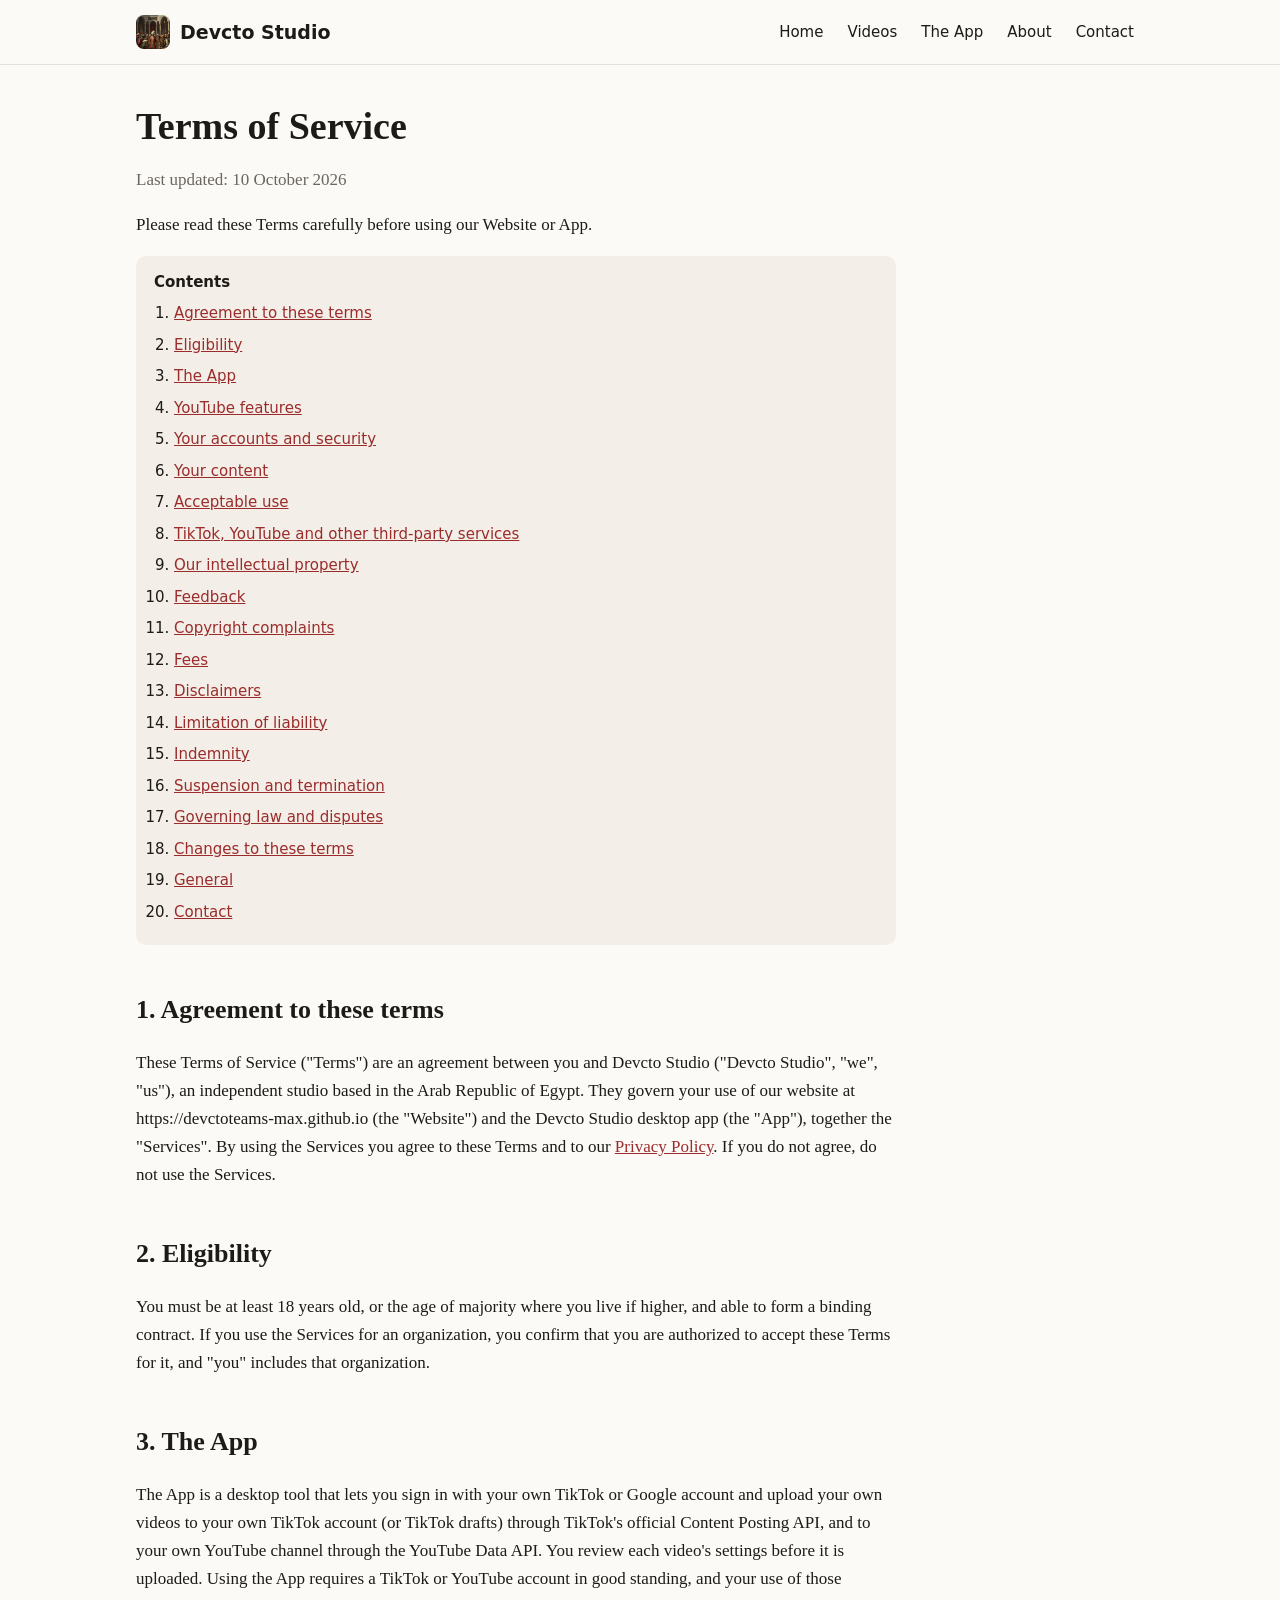
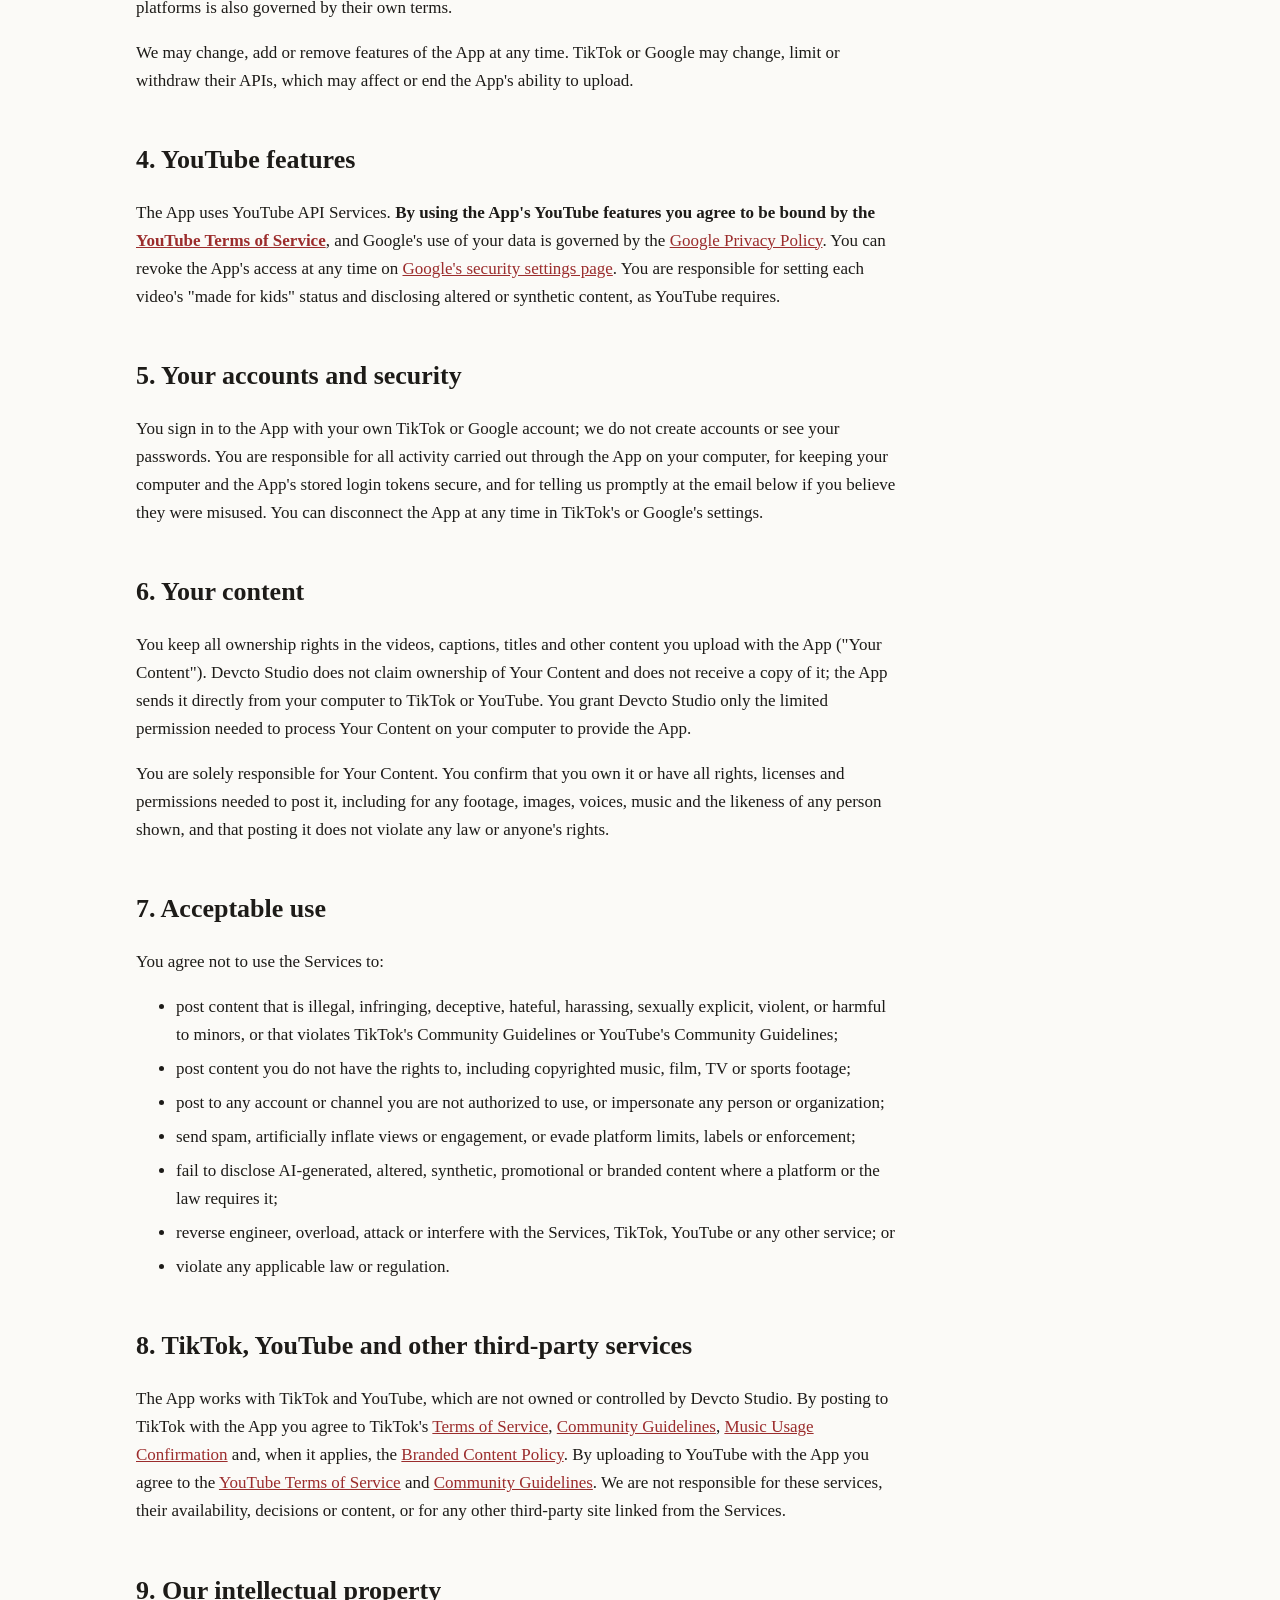
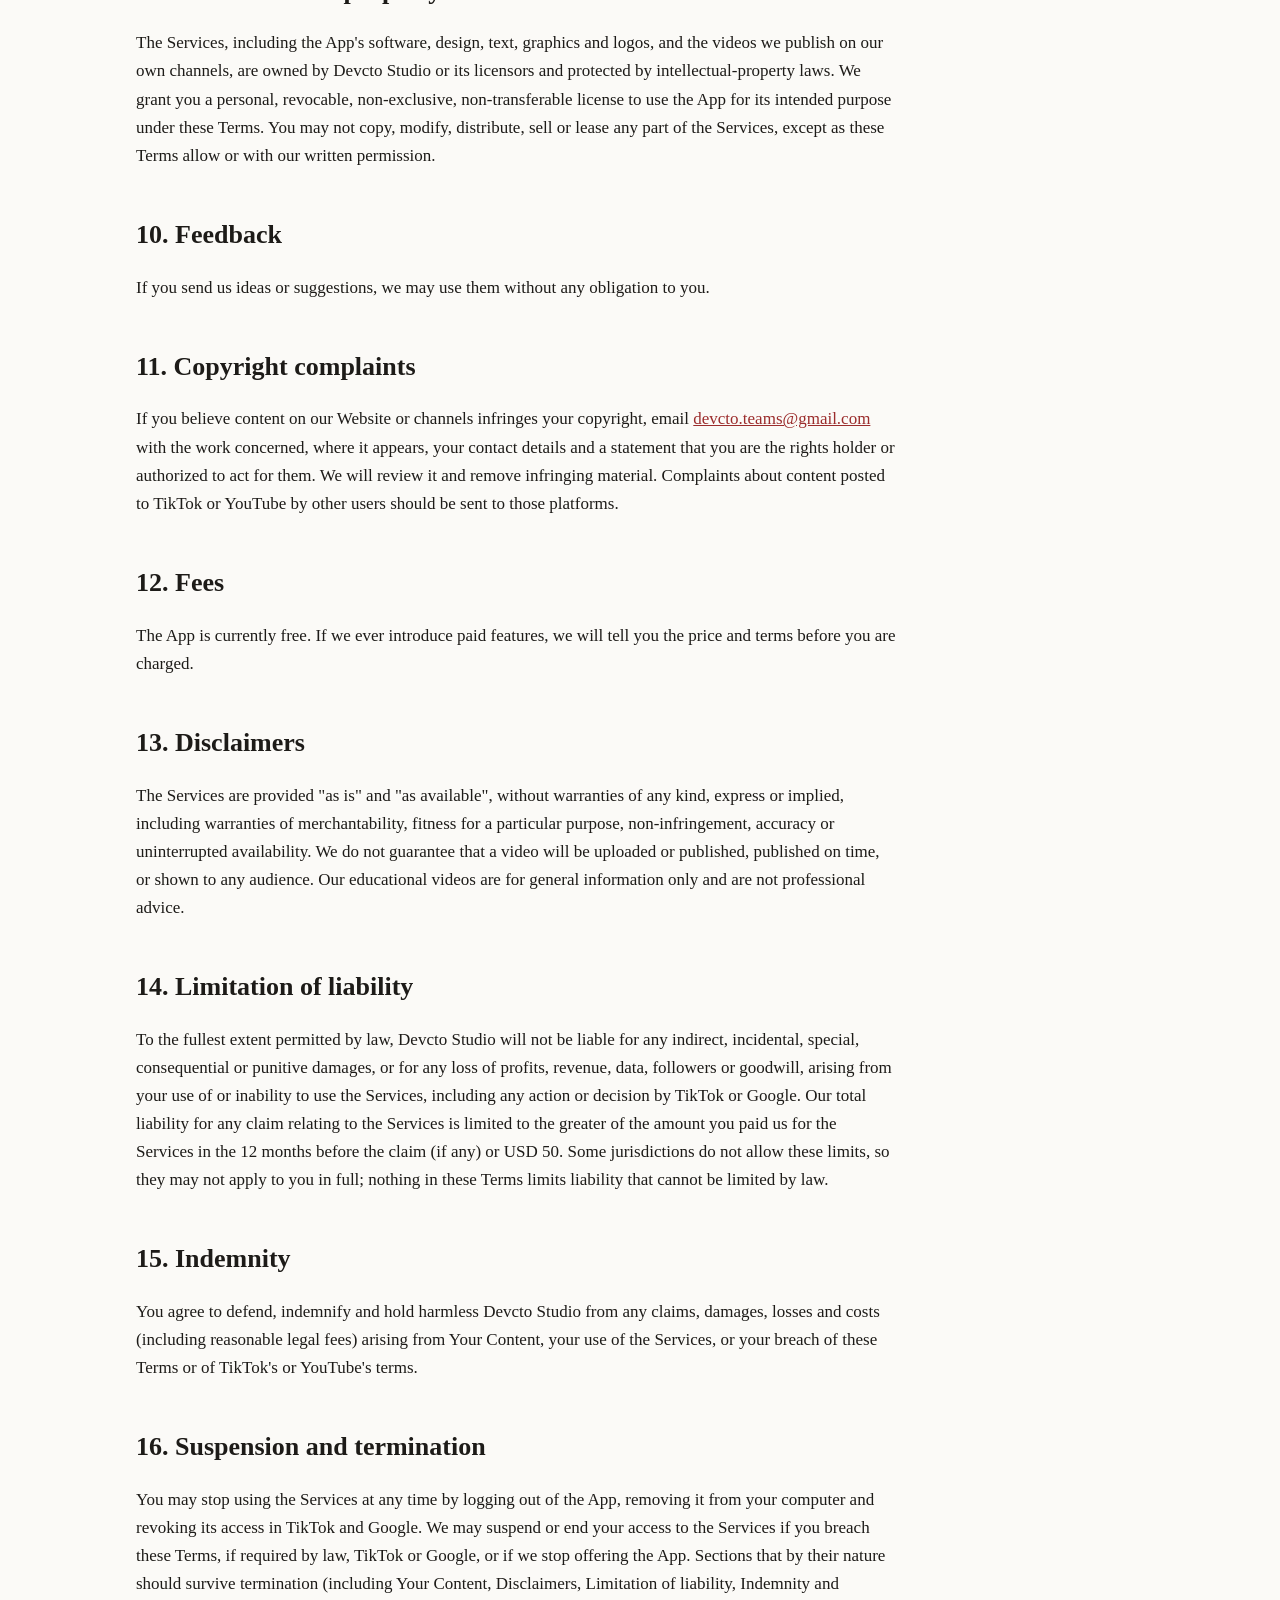
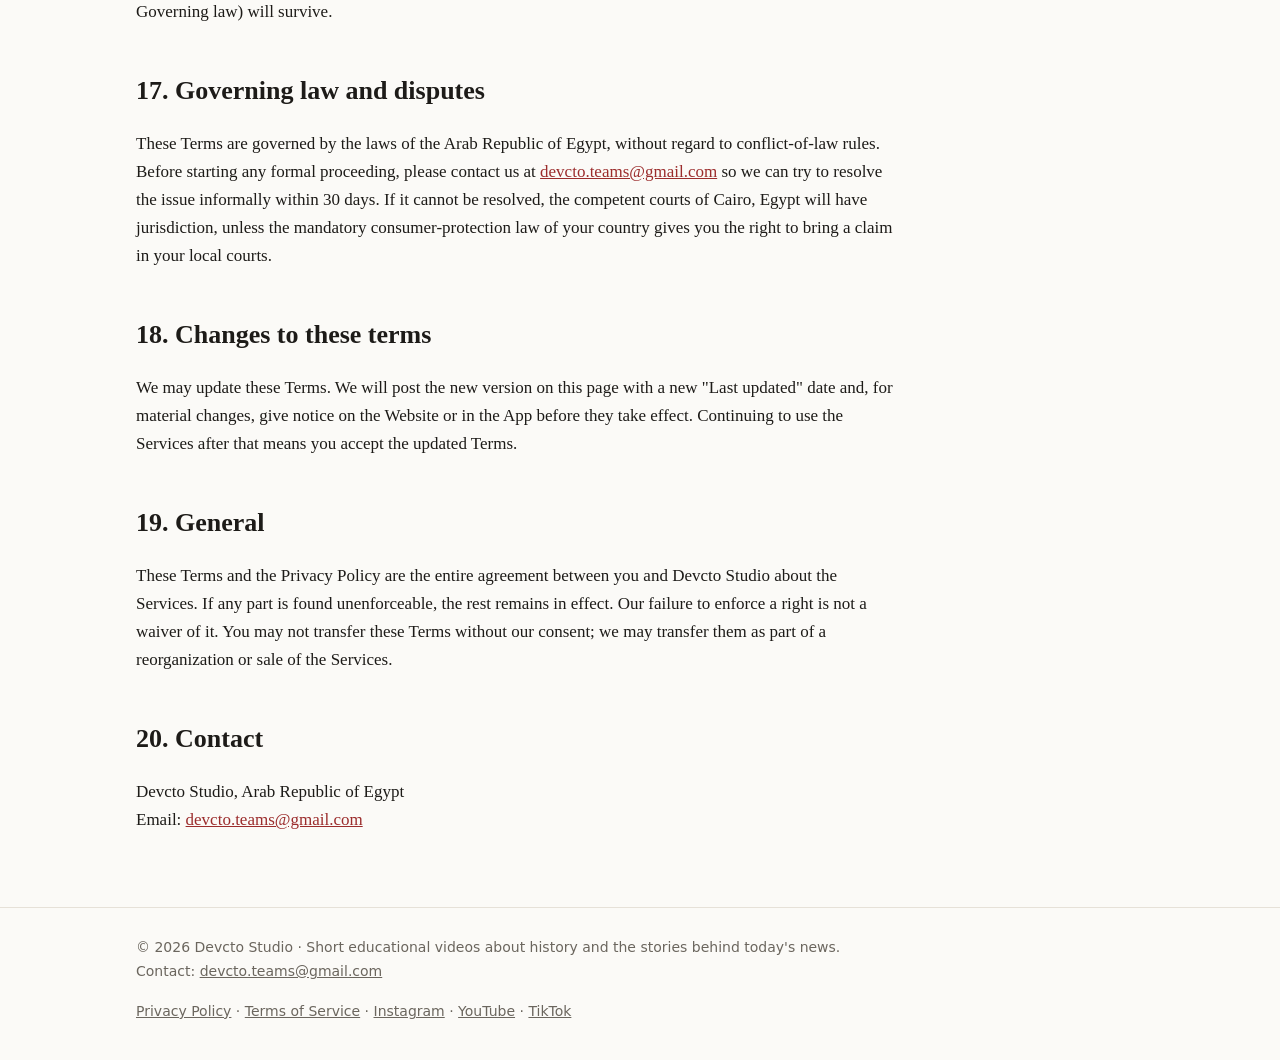
<file: terms.html>
<!doctype html>
<html lang="en"><head><meta charset="utf-8"><meta name="viewport" content="width=device-width,initial-scale=1">
<title>Terms of Service · Devcto Studio</title><meta name="description" content="Devcto Studio Terms of Service.">
<link rel="stylesheet" href="style.css"><link rel="icon" href="icon.png"></head>
<body>
<header class="site-head"><div class="wrap"><a class="logo" href="index.html"><img src="icon.png" alt="">Devcto Studio</a>
<nav><a href="index.html">Home</a><a href="videos.html">Videos</a><a href="app.html">The App</a><a href="about.html">About</a><a href="contact.html">Contact</a></nav></div></header>
<main><div class="wrap">
<div class="prose"><h1>Terms of Service</h1><p class="muted">Last updated: 10 October 2026</p><p>Please read these Terms carefully before using our Website or App.</p><div class="toc"><b>Contents</b><ol><li><a href="#s1">Agreement to these terms</a></li><li><a href="#s2">Eligibility</a></li><li><a href="#s3">The App</a></li><li><a href="#s4">YouTube features</a></li><li><a href="#s5">Your accounts and security</a></li><li><a href="#s6">Your content</a></li><li><a href="#s7">Acceptable use</a></li><li><a href="#s8">TikTok, YouTube and other third-party services</a></li><li><a href="#s9">Our intellectual property</a></li><li><a href="#s10">Feedback</a></li><li><a href="#s11">Copyright complaints</a></li><li><a href="#s12">Fees</a></li><li><a href="#s13">Disclaimers</a></li><li><a href="#s14">Limitation of liability</a></li><li><a href="#s15">Indemnity</a></li><li><a href="#s16">Suspension and termination</a></li><li><a href="#s17">Governing law and disputes</a></li><li><a href="#s18">Changes to these terms</a></li><li><a href="#s19">General</a></li><li><a href="#s20">Contact</a></li></ol></div><h2 id="s1">1. Agreement to these terms</h2><p>These Terms of Service ("Terms") are an agreement between you and Devcto Studio
("Devcto Studio", "we", "us"), an independent studio based in the Arab Republic of Egypt. They govern your use of our
website at https://devctoteams-max.github.io (the "Website") and the Devcto Studio desktop app (the "App"), together the
"Services". By using the Services you agree to these Terms and to our <a href="privacy.html">Privacy Policy</a>. If
you do not agree, do not use the Services.</p><h2 id="s2">2. Eligibility</h2><p>You must be at least 18 years old, or the age of majority where you live if higher, and able
to form a binding contract. If you use the Services for an organization, you confirm that you are authorized to accept
these Terms for it, and "you" includes that organization.</p><h2 id="s3">3. The App</h2><p>The App is a desktop tool that lets you sign in with your own TikTok or Google account and upload
your own videos to your own TikTok account (or TikTok drafts) through TikTok's official Content Posting API, and to
your own YouTube channel through the YouTube Data API. You review each video's settings before it is uploaded. Using
the App requires a TikTok or YouTube account in good standing, and your use of those platforms is also governed by
their own terms.</p>
<p>We may change, add or remove features of the App at any time. TikTok or Google may change, limit or withdraw their
APIs, which may affect or end the App's ability to upload.</p><h2 id="s4">4. YouTube features</h2><p>The App uses YouTube API Services. <b>By using the App's YouTube features you agree to
be bound by the <a href="https://www.youtube.com/t/terms">YouTube Terms of Service</a></b>, and Google's use of your data is governed by
the <a href="https://policies.google.com/privacy">Google Privacy Policy</a>. You can revoke the App's access at any time on
<a href="https://myaccount.google.com/permissions">Google's security settings page</a>. You are responsible for setting each video's
"made for kids" status and disclosing altered or synthetic content, as YouTube requires.</p><h2 id="s5">5. Your accounts and security</h2><p>You sign in to the App with your own TikTok or Google account; we do not create
accounts or see your passwords. You are responsible for all activity carried out through the App on your computer, for
keeping your computer and the App's stored login tokens secure, and for telling us promptly at the email below if you
believe they were misused. You can disconnect the App at any time in TikTok's or Google's settings.</p><h2 id="s6">6. Your content</h2><p>You keep all ownership rights in the videos, captions, titles and other content you upload
with the App ("Your Content"). Devcto Studio does not claim ownership of Your Content and does not receive a copy of
it; the App sends it directly from your computer to TikTok or YouTube. You grant Devcto Studio only the limited
permission needed to process Your Content on your computer to provide the App.</p>
<p>You are solely responsible for Your Content. You confirm that you own it or have all rights, licenses and
permissions needed to post it, including for any footage, images, voices, music and the likeness of any person shown,
and that posting it does not violate any law or anyone's rights.</p><h2 id="s7">7. Acceptable use</h2><p>You agree not to use the Services to:</p>
<ul>
<li>post content that is illegal, infringing, deceptive, hateful, harassing, sexually explicit, violent, or harmful
to minors, or that violates TikTok's Community Guidelines or YouTube's Community Guidelines;</li>
<li>post content you do not have the rights to, including copyrighted music, film, TV or sports footage;</li>
<li>post to any account or channel you are not authorized to use, or impersonate any person or organization;</li>
<li>send spam, artificially inflate views or engagement, or evade platform limits, labels or enforcement;</li>
<li>fail to disclose AI-generated, altered, synthetic, promotional or branded content where a platform or the law
requires it;</li>
<li>reverse engineer, overload, attack or interfere with the Services, TikTok, YouTube or any other service; or</li>
<li>violate any applicable law or regulation.</li>
</ul><h2 id="s8">8. TikTok, YouTube and other third-party services</h2><p>The App works with TikTok and YouTube, which are not owned
or controlled by Devcto Studio. By posting to TikTok with the App you agree to TikTok's
<a href="https://www.tiktok.com/legal/terms-of-service">Terms of Service</a>,
<a href="https://www.tiktok.com/community-guidelines">Community Guidelines</a>,
<a href="https://www.tiktok.com/legal/page/global/music-usage-confirmation/en">Music Usage Confirmation</a> and, when
it applies, the <a href="https://www.tiktok.com/legal/page/global/bc-policy/en">Branded Content Policy</a>. By
uploading to YouTube with the App you agree to the <a href="https://www.youtube.com/t/terms">YouTube Terms of Service</a> and
<a href="https://www.youtube.com/howyoutubeworks/policies/community-guidelines/">Community Guidelines</a>. We are not
responsible for these services, their availability, decisions or content, or for any other third-party site linked
from the Services.</p><h2 id="s9">9. Our intellectual property</h2><p>The Services, including the App's software, design, text, graphics and logos,
and the videos we publish on our own channels, are owned by Devcto Studio or its licensors and protected by
intellectual-property laws. We grant you a personal, revocable, non-exclusive, non-transferable license to use the App
for its intended purpose under these Terms. You may not copy, modify, distribute, sell or lease any part of the
Services, except as these Terms allow or with our written permission.</p><h2 id="s10">10. Feedback</h2><p>If you send us ideas or suggestions, we may use them without any obligation to you.</p><h2 id="s11">11. Copyright complaints</h2><p>If you believe content on our Website or channels infringes your copyright, email
<a href="mailto:devcto.teams@gmail.com">devcto.teams@gmail.com</a> with the work concerned, where it appears, your contact details and a statement
that you are the rights holder or authorized to act for them. We will review it and remove infringing material.
Complaints about content posted to TikTok or YouTube by other users should be sent to those platforms.</p><h2 id="s12">12. Fees</h2><p>The App is currently free. If we ever introduce paid features, we will tell you the price and terms
before you are charged.</p><h2 id="s13">13. Disclaimers</h2><p>The Services are provided "as is" and "as available", without warranties of any kind,
express or implied, including warranties of merchantability, fitness for a particular purpose, non-infringement,
accuracy or uninterrupted availability. We do not guarantee that a video will be uploaded or published, published on
time, or shown to any audience. Our educational videos are for general information only and are not professional
advice.</p><h2 id="s14">14. Limitation of liability</h2><p>To the fullest extent permitted by law, Devcto Studio will not be liable for any
indirect, incidental, special, consequential or punitive damages, or for any loss of profits, revenue, data, followers
or goodwill, arising from your use of or inability to use the Services, including any action or decision by TikTok or
Google. Our total liability for any claim relating to the Services is limited to the greater of the amount you paid us
for the Services in the 12 months before the claim (if any) or USD 50. Some jurisdictions do not allow these limits,
so they may not apply to you in full; nothing in these Terms limits liability that cannot be limited by law.</p><h2 id="s15">15. Indemnity</h2><p>You agree to defend, indemnify and hold harmless Devcto Studio from any claims, damages, losses
and costs (including reasonable legal fees) arising from Your Content, your use of the Services, or your breach of
these Terms or of TikTok's or YouTube's terms.</p><h2 id="s16">16. Suspension and termination</h2><p>You may stop using the Services at any time by logging out of the App,
removing it from your computer and revoking its access in TikTok and Google. We may suspend or end your access to the
Services if you breach these Terms, if required by law, TikTok or Google, or if we stop offering the App. Sections
that by their nature should survive termination (including Your Content, Disclaimers, Limitation of liability,
Indemnity and Governing law) will survive.</p><h2 id="s17">17. Governing law and disputes</h2><p>These Terms are governed by the laws of the Arab Republic of Egypt, without
regard to conflict-of-law rules. Before starting any formal proceeding, please contact us at
<a href="mailto:devcto.teams@gmail.com">devcto.teams@gmail.com</a> so we can try to resolve the issue informally within 30 days. If it cannot be
resolved, the competent courts of Cairo, Egypt will have jurisdiction, unless the mandatory consumer-protection law of
your country gives you the right to bring a claim in your local courts.</p><h2 id="s18">18. Changes to these terms</h2><p>We may update these Terms. We will post the new version on this page with a new
"Last updated" date and, for material changes, give notice on the Website or in the App before they take effect.
Continuing to use the Services after that means you accept the updated Terms.</p><h2 id="s19">19. General</h2><p>These Terms and the Privacy Policy are the entire agreement between you and Devcto Studio about the
Services. If any part is found unenforceable, the rest remains in effect. Our failure to enforce a right is not a
waiver of it. You may not transfer these Terms without our consent; we may transfer them as part of a reorganization
or sale of the Services.</p><h2 id="s20">20. Contact</h2><p>Devcto Studio, Arab Republic of Egypt<br>Email: <a href="mailto:devcto.teams@gmail.com">devcto.teams@gmail.com</a></p></div>
</div></main>
<footer><div class="wrap">
<div>© 2026 Devcto Studio · Short educational videos about history and the stories behind today's news.<br>
Contact: <a href="mailto:devcto.teams@gmail.com">devcto.teams@gmail.com</a></div>
<div><a href="privacy.html">Privacy Policy</a> · <a href="terms.html">Terms of Service</a> · <a href="https://www.instagram.com/devcto.teams/">Instagram</a> · <a href="https://www.youtube.com/channel/UCLIt8TrxJldDIqvrP09hUlw?sub_confirmation=1">YouTube</a> · <a href="https://www.tiktok.com/@devcto.teams">TikTok</a></div>
</div></footer>
</body></html>
</file>
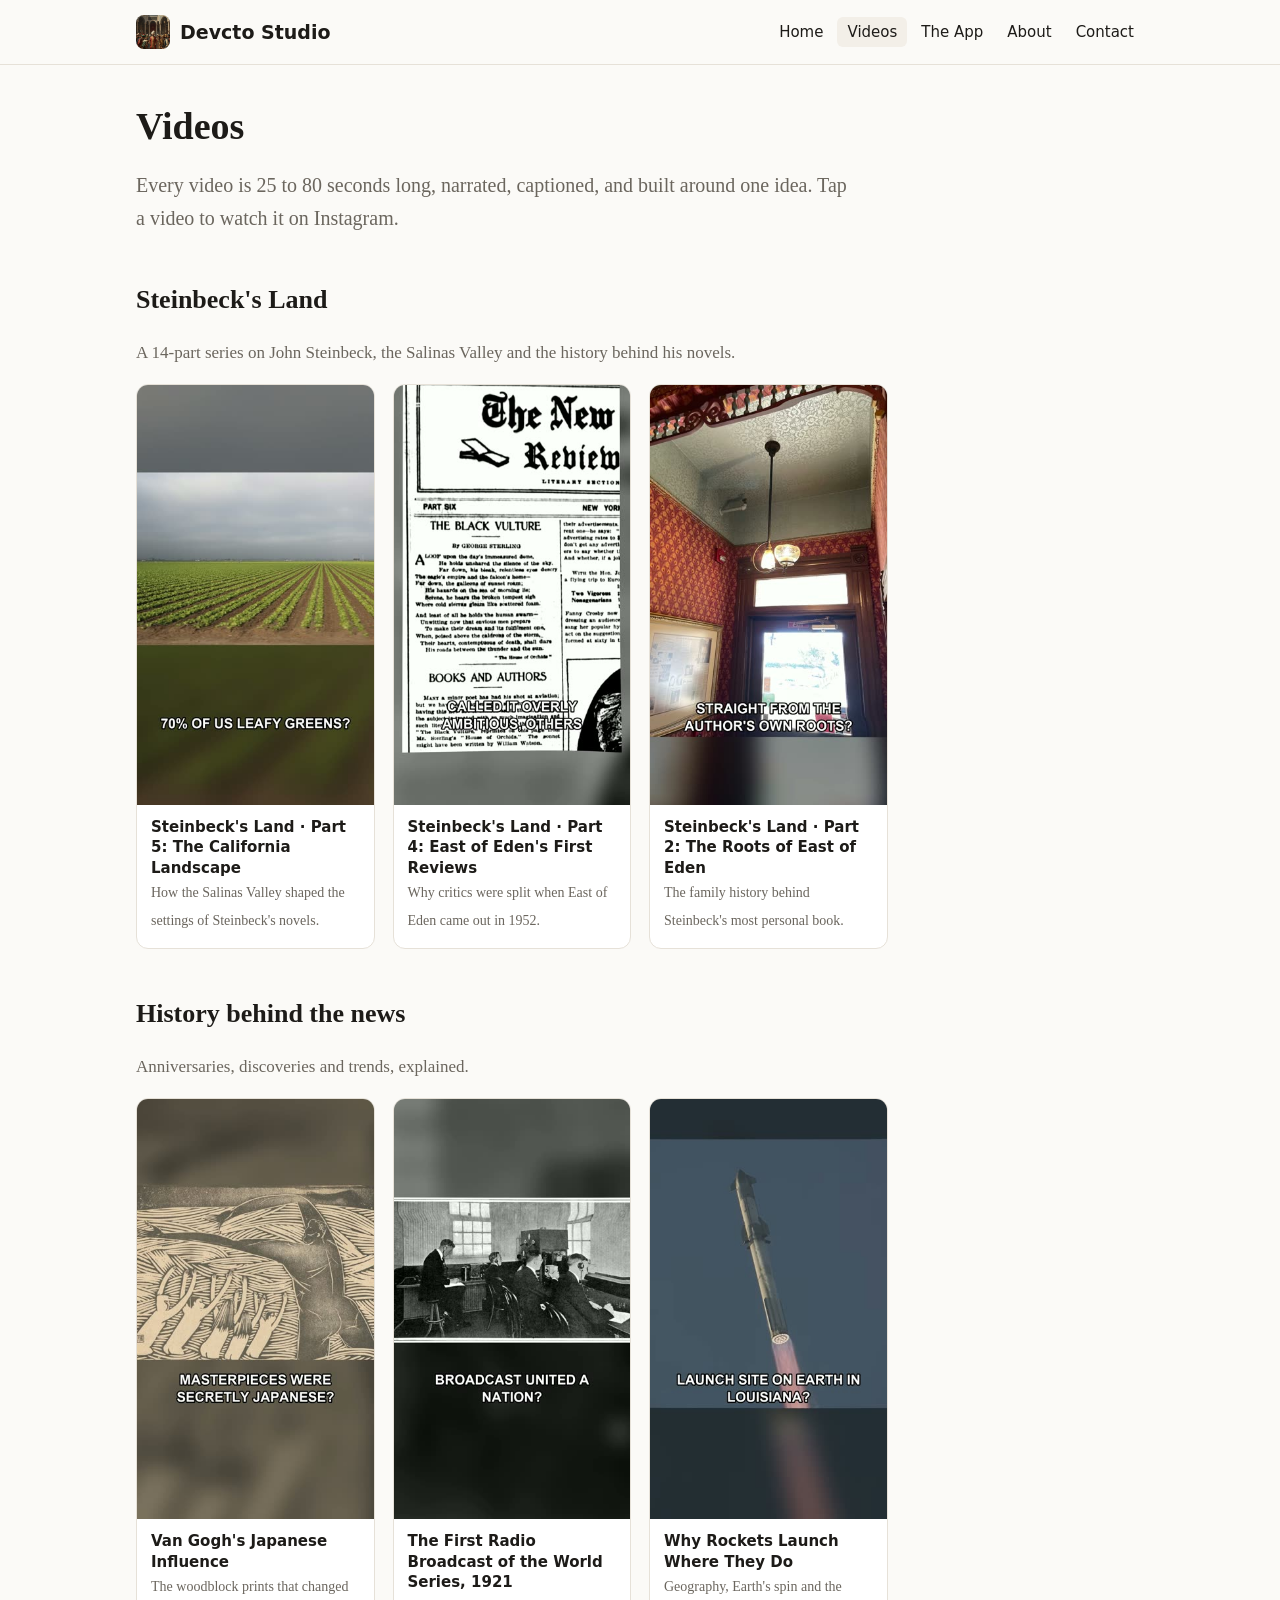
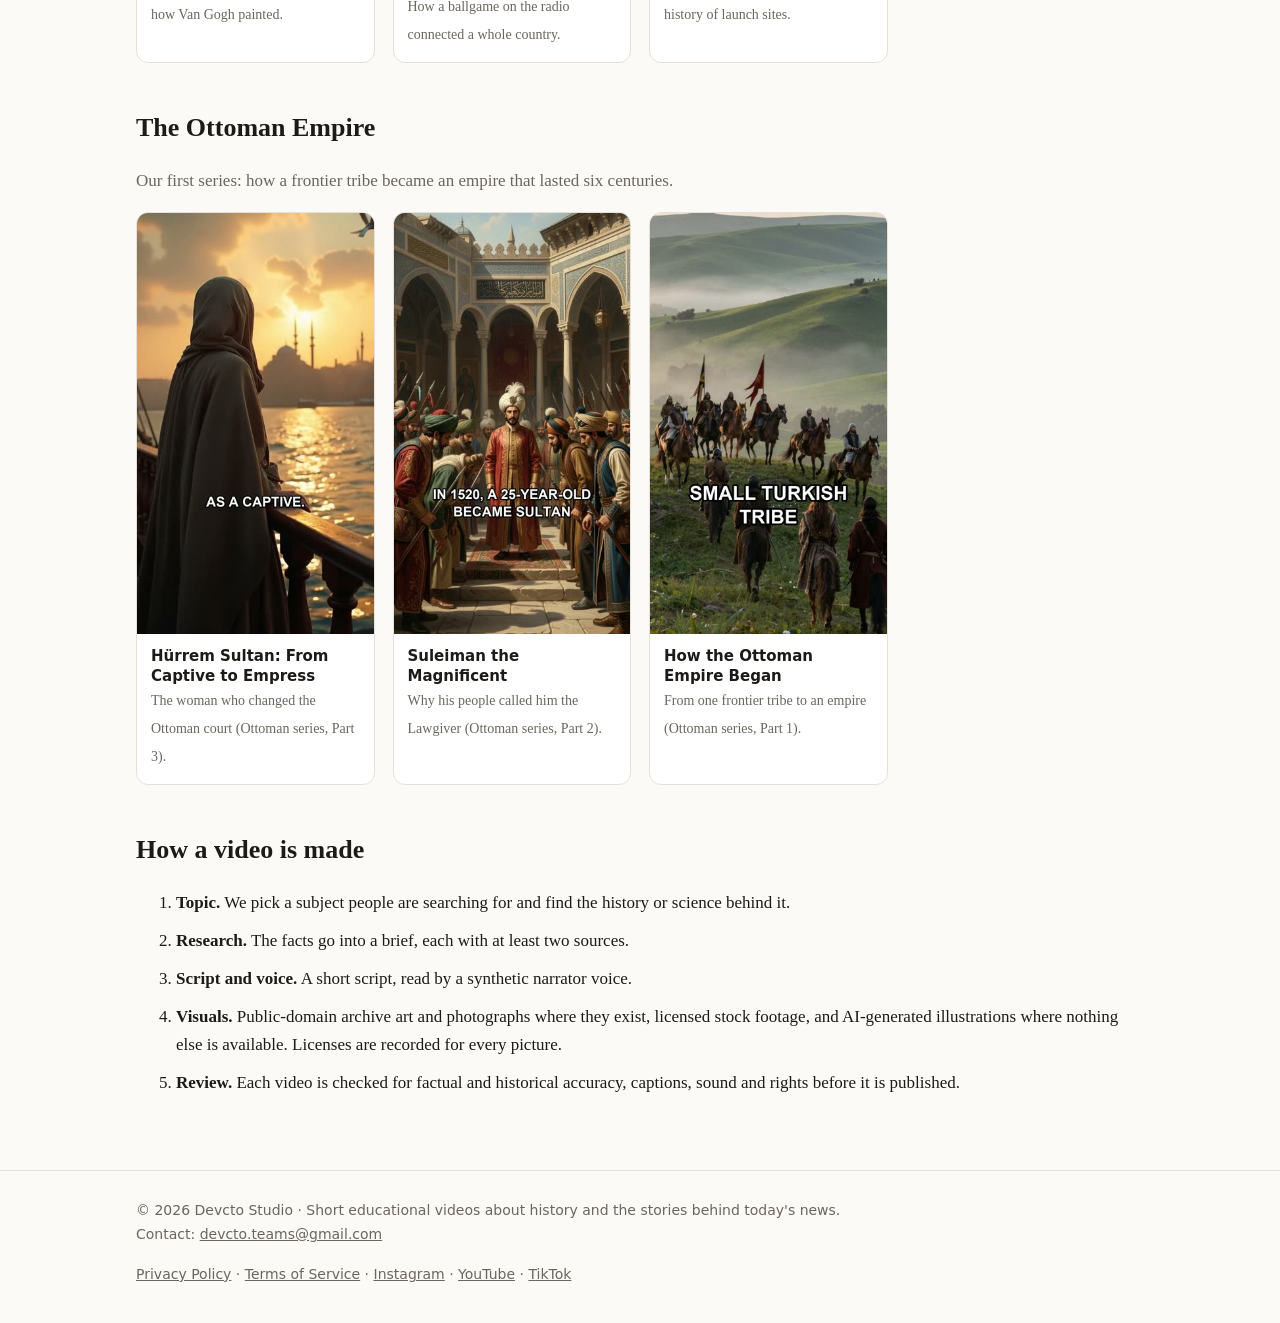
<file: videos.html>
<!doctype html>
<html lang="en"><head><meta charset="utf-8"><meta name="viewport" content="width=device-width,initial-scale=1">
<title>Videos · Devcto Studio</title><meta name="description" content="Our short educational video series.">
<link rel="stylesheet" href="style.css"><link rel="icon" href="icon.png"></head>
<body>
<header class="site-head"><div class="wrap"><a class="logo" href="index.html"><img src="icon.png" alt="">Devcto Studio</a>
<nav><a href="index.html">Home</a><a href="videos.html" class=on>Videos</a><a href="app.html">The App</a><a href="about.html">About</a><a href="contact.html">Contact</a></nav></div></header>
<main><div class="wrap">

<h1>Videos</h1>
<p class="lead">Every video is 25 to 80 seconds long, narrated, captioned, and built around one idea. Tap a video to
watch it on Instagram.</p>
<h2>Steinbeck's Land</h2>
<p class="muted">A 14-part series on John Steinbeck, the Salinas Valley and the history behind his novels.</p>
<div class="grid"><div class="card"><a href="https://www.instagram.com/reel/DeRMbB8lAHB/" target="_blank" rel="noopener"><img src="img/2026-10-09-S1.jpg" alt="" loading="lazy"><div class="t"><b>Steinbeck's Land · Part 5: The California Landscape</b><span>How the Salinas Valley shaped the settings of Steinbeck's novels.</span></div></a></div><div class="card"><a href="https://www.instagram.com/reel/DePKTs5DAkZ/" target="_blank" rel="noopener"><img src="img/2026-10-08-S2.jpg" alt="" loading="lazy"><div class="t"><b>Steinbeck's Land · Part 4: East of Eden's First Reviews</b><span>Why critics were split when East of Eden came out in 1952.</span></div></a></div><div class="card"><a href="https://www.instagram.com/reel/DeMeJN1EvS9/" target="_blank" rel="noopener"><img src="img/2026-10-07-S2.jpg" alt="" loading="lazy"><div class="t"><b>Steinbeck's Land · Part 2: The Roots of East of Eden</b><span>The family history behind Steinbeck's most personal book.</span></div></a></div></div>
<h2>History behind the news</h2>
<p class="muted">Anniversaries, discoveries and trends, explained.</p>
<div class="grid"><div class="card"><a href="https://www.instagram.com/reel/DeJd1I7D_xp/" target="_blank" rel="noopener"><img src="img/2026-10-06-S1.jpg" alt="" loading="lazy"><div class="t"><b>Van Gogh's Japanese Influence</b><span>The woodblock prints that changed how Van Gogh painted.</span></div></a></div><div class="card"><a href="https://www.instagram.com/reel/DeHUgHmCLH3/" target="_blank" rel="noopener"><img src="img/2026-10-05-S2.jpg" alt="" loading="lazy"><div class="t"><b>The First Radio Broadcast of the World Series, 1921</b><span>How a ballgame on the radio connected a whole country.</span></div></a></div><div class="card"><a href="https://www.instagram.com/reel/DeHFXTtCWM7/" target="_blank" rel="noopener"><img src="img/EXAMPLE-spacex-launch-sites.jpg" alt="" loading="lazy"><div class="t"><b>Why Rockets Launch Where They Do</b><span>Geography, Earth's spin and the history of launch sites.</span></div></a></div></div>
<h2>The Ottoman Empire</h2>
<p class="muted">Our first series: how a frontier tribe became an empire that lasted six centuries.</p>
<div class="grid"><div class="card"><a href="https://www.instagram.com/reel/Dd8h_lGCcey/" target="_blank" rel="noopener"><img src="img/hurrem.jpg" alt="" loading="lazy"><div class="t"><b>Hürrem Sultan: From Captive to Empress</b><span>The woman who changed the Ottoman court (Ottoman series, Part 3).</span></div></a></div><div class="card"><a href="https://www.instagram.com/reel/Dd6crU8jAHK/" target="_blank" rel="noopener"><img src="img/suleiman.jpg" alt="" loading="lazy"><div class="t"><b>Suleiman the Magnificent</b><span>Why his people called him the Lawgiver (Ottoman series, Part 2).</span></div></a></div><div class="card"><a href="https://www.instagram.com/reel/Dd6V882iKV5/" target="_blank" rel="noopener"><img src="img/ottoman-origins.jpg" alt="" loading="lazy"><div class="t"><b>How the Ottoman Empire Began</b><span>From one frontier tribe to an empire (Ottoman series, Part 1).</span></div></a></div></div>
<h2>How a video is made</h2>
<ol class="steps">
<li><b>Topic.</b> We pick a subject people are searching for and find the history or science behind it.</li>
<li><b>Research.</b> The facts go into a brief, each with at least two sources.</li>
<li><b>Script and voice.</b> A short script, read by a synthetic narrator voice.</li>
<li><b>Visuals.</b> Public-domain archive art and photographs where they exist, licensed stock footage, and AI-generated
illustrations where nothing else is available. Licenses are recorded for every picture.</li>
<li><b>Review.</b> Each video is checked for factual and historical accuracy, captions, sound and rights before it is published.</li>
</ol>

</div></main>
<footer><div class="wrap">
<div>© 2026 Devcto Studio · Short educational videos about history and the stories behind today's news.<br>
Contact: <a href="mailto:devcto.teams@gmail.com">devcto.teams@gmail.com</a></div>
<div><a href="privacy.html">Privacy Policy</a> · <a href="terms.html">Terms of Service</a> · <a href="https://www.instagram.com/devcto.teams/">Instagram</a> · <a href="https://www.youtube.com/channel/UCLIt8TrxJldDIqvrP09hUlw?sub_confirmation=1">YouTube</a> · <a href="https://www.tiktok.com/@devcto.teams">TikTok</a></div>
</div></footer>
</body></html>
</file>
<file: style.css>
:root{--bg:#fbfaf7;--card:#ffffff;--fg:#1d1b18;--muted:#6b665e;--accent:#9b2c2c;--line:#e6e1d8;--soft:#f3efe8}
@media (prefers-color-scheme:dark){:root{--bg:#141311;--card:#1c1b19;--fg:#ece8e1;--muted:#a39d93;--accent:#e58a7b;--line:#2c2a26;--soft:#22201d}}
*{box-sizing:border-box}html{-webkit-text-size-adjust:100%}
body{margin:0;background:var(--bg);color:var(--fg);font:17px/1.65 Georgia,"Times New Roman",serif}
a{color:var(--accent)}img{max-width:100%;display:block}
.wrap{max-width:1040px;margin:0 auto;padding:0 16px}
.site-head{border-bottom:1px solid var(--line);background:var(--bg);position:sticky;top:0;z-index:5}
.site-head .wrap{display:flex;align-items:center;justify-content:space-between;gap:16px;min-height:64px;flex-wrap:wrap}
.logo{display:flex;align-items:center;gap:10px;text-decoration:none;color:var(--fg);font:700 19px system-ui,sans-serif}
.logo img{width:34px;height:34px;border-radius:8px;object-fit:cover}
nav{display:flex;gap:4px;flex-wrap:wrap;font:15px system-ui,sans-serif}
nav a{text-decoration:none;color:var(--fg);padding:6px 10px;border-radius:6px}nav a.on,nav a:hover{background:var(--soft)}
main{padding:40px 0 56px}h1{font-size:38px;line-height:1.15;margin:0 0 14px}h2{font-size:26px;margin:44px 0 12px}
h3{font-size:19px;margin:26px 0 8px}.lead{font-size:20px;color:var(--muted);max-width:720px}
.muted{color:var(--muted)}.prose{max-width:760px}.prose li{margin:6px 0}
.btn{display:inline-block;font:600 15px system-ui,sans-serif;padding:11px 18px;border-radius:8px;background:var(--accent);color:#fff;text-decoration:none;margin:8px 10px 0 0}
.btn.ghost{background:transparent;color:var(--fg);border:1px solid var(--line)}
.grid{display:grid;grid-template-columns:repeat(auto-fill,minmax(220px,1fr));gap:18px}
.card{background:var(--card);border:1px solid var(--line);border-radius:12px;overflow:hidden}
.card a{color:inherit;text-decoration:none}.card img{aspect-ratio:9/16;object-fit:cover;width:100%}
.card .t{padding:12px 14px 14px}.card .t b{display:block;font:600 15px/1.35 system-ui,sans-serif}.card .t span{font-size:14px;color:var(--muted)}
.feat{display:grid;grid-template-columns:repeat(auto-fit,minmax(240px,1fr));gap:18px;margin-top:10px}
.feat div{background:var(--card);border:1px solid var(--line);border-radius:12px;padding:18px}
.feat b{font:600 16px system-ui,sans-serif;display:block;margin-bottom:6px}
.shot{border:1px solid var(--line);border-radius:12px;margin:18px 0}
ol.steps li{margin:10px 0}table{border-collapse:collapse;width:100%;font-size:16px;margin:12px 0}
th,td{border:1px solid var(--line);padding:9px 11px;text-align:left;vertical-align:top}th{background:var(--soft);font-family:system-ui,sans-serif;font-size:14px}
.toc{background:var(--soft);border-radius:10px;padding:14px 18px;font:15px/1.7 system-ui,sans-serif}.toc ol{margin:0;padding-left:20px}
footer{border-top:1px solid var(--line);padding:28px 0 36px;font:14px/1.7 system-ui,sans-serif;color:var(--muted)}
footer .wrap{display:flex;justify-content:space-between;gap:16px;flex-wrap:wrap}footer a{color:var(--muted)}
@media(max-width:600px){h1{font-size:30px}.lead{font-size:18px}}
</file>
